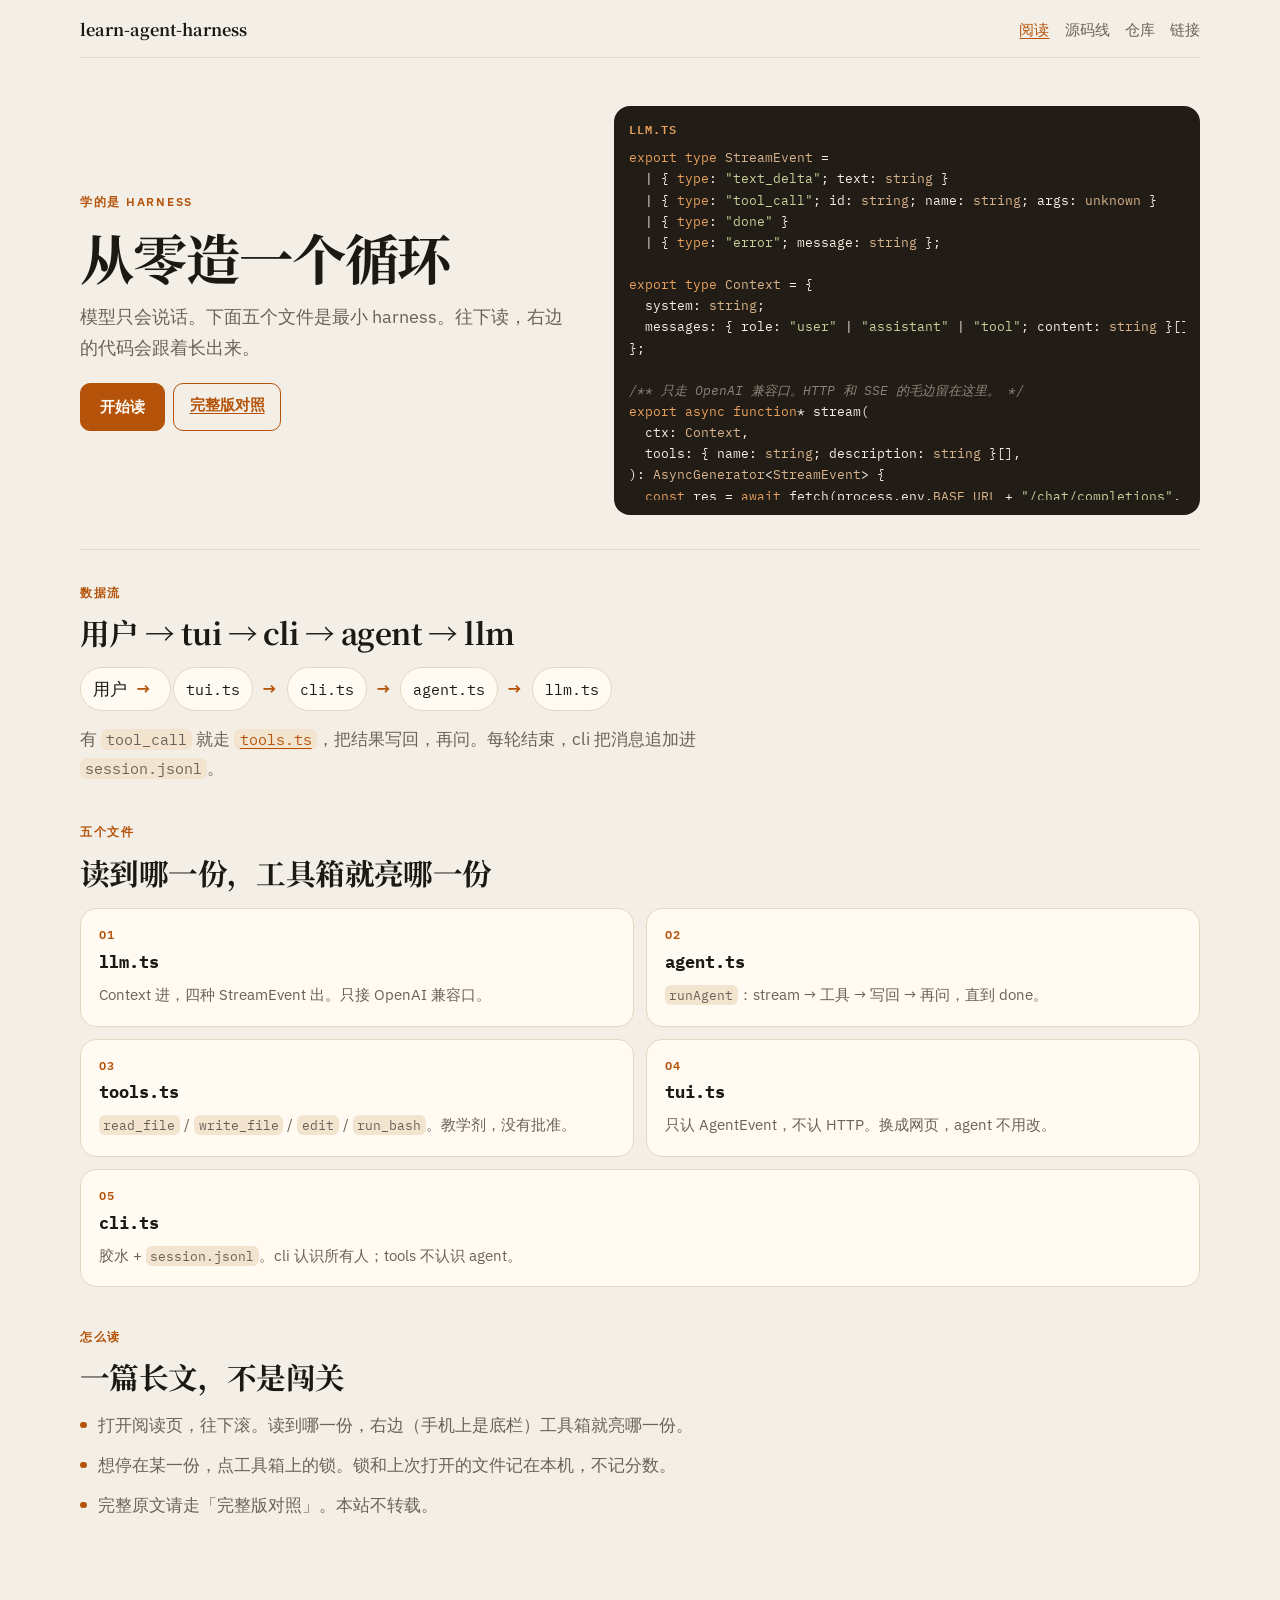
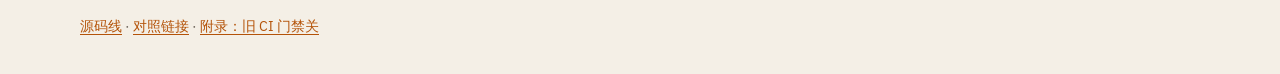
<file: docs/index.html>
<!DOCTYPE html>
<html lang="zh-CN">
<head>
  <meta charset="utf-8">
  <meta name="viewport" content="width=device-width, initial-scale=1">
  <title>从零造一个循环</title>
  <meta name="description" content="模型只会说话。下面五个文件是最小 harness。往下读，代码会跟着长出来。">
  <meta name="theme-color" content="#f4efe6">
  <link rel="canonical" href="https://tonyc726.github.io/learn-agent-harness/index.html">
  <link rel="preconnect" href="https://fonts.googleapis.com">
  <link rel="preconnect" href="https://fonts.gstatic.com" crossorigin>
  <link href="https://fonts.googleapis.com/css2?family=IBM+Plex+Sans:ital,wght@0,400;0,500;0,600;1,400&family=IBM+Plex+Mono:wght@400;500&family=Noto+Serif+SC:wght@500;600;700&display=swap" rel="stylesheet">
  <link rel="stylesheet" href="style.css">
  <link rel="stylesheet" href="read.css">
</head>
<body class="is-home" data-page="kit-home">
<nav class="site-nav">
  <a class="brand" href="index.html">learn-agent-harness</a>
  <div class="links">
    <a href="index.html" class="active">阅读</a>
    <a href="harness.html">源码线</a>
    <a href="repos.html">仓库</a>
    <a href="resources.html">链接</a>
  </div>
</nav>
<main class="home">
  <section class="home-hero">
    <div class="home-hero-copy">
      <p class="eyebrow">学的是 harness</p>
      <h1>从零造一个循环</h1>
      <p class="lead">模型只会说话。下面五个文件是最小 harness。往下读，右边的代码会跟着长出来。</p>
      <p class="actions">
        <a class="btn btn-start" href="play.html">开始读</a>
        <a class="btn btn-ghost" href="https://pi-from-scratch.vercel.app">完整版对照</a>
      </p>
    </div>
    <figure class="home-preview-wrap">
      <figcaption>llm.ts</figcaption>
      <pre class="home-preview"><code id="home-code" class="lang-ts"></code></pre>
    </figure>
  </section>

  <section class="home-loop">
    <p class="eyebrow">数据流</p>
    <h2>用户 → tui → cli → agent → llm</h2>
    <ol class="loop-path">
      <li>用户</li>
      <li><a href="play.html#tui"><code>tui.ts</code></a></li>
      <li><a href="play.html#cli"><code>cli.ts</code></a></li>
      <li><a href="play.html#agent"><code>agent.ts</code></a></li>
      <li><a href="play.html#llm"><code>llm.ts</code></a></li>
    </ol>
    <p class="loop-note">有 <code>tool_call</code> 就走 <a href="play.html#tools"><code>tools.ts</code></a>，把结果写回，再问。每轮结束，cli 把消息追加进 <code>session.jsonl</code>。</p>
  </section>

  <section class="home-files">
    <p class="eyebrow">五个文件</p>
    <h2>读到哪一份，工具箱就亮哪一份</h2>
    <ul class="home-file-grid">
      <li>
        <a href="play.html#llm">
          <span class="file-idx">01</span>
          <strong>llm.ts</strong>
          <p>Context 进，四种 StreamEvent 出。只接 OpenAI 兼容口。</p>
        </a>
      </li>
      <li>
        <a href="play.html#agent">
          <span class="file-idx">02</span>
          <strong>agent.ts</strong>
          <p><code>runAgent</code>：stream → 工具 → 写回 → 再问，直到 done。</p>
        </a>
      </li>
      <li>
        <a href="play.html#tools">
          <span class="file-idx">03</span>
          <strong>tools.ts</strong>
          <p><code>read_file</code> / <code>write_file</code> / <code>edit</code> / <code>run_bash</code>。教学剂，没有批准。</p>
        </a>
      </li>
      <li>
        <a href="play.html#tui">
          <span class="file-idx">04</span>
          <strong>tui.ts</strong>
          <p>只认 AgentEvent，不认 HTTP。换成网页，agent 不用改。</p>
        </a>
      </li>
      <li>
        <a href="play.html#cli">
          <span class="file-idx">05</span>
          <strong>cli.ts</strong>
          <p>胶水 + <code>session.jsonl</code>。cli 认识所有人；tools 不认识 agent。</p>
        </a>
      </li>
    </ul>
  </section>

  <section class="home-how">
    <p class="eyebrow">怎么读</p>
    <h2>一篇长文，不是闯关</h2>
    <ul class="home-points">
      <li>打开阅读页，往下滚。读到哪一份，右边（手机上是底栏）工具箱就亮哪一份。</li>
      <li>想停在某一份，点工具箱上的锁。锁和上次打开的文件记在本机，不记分数。</li>
      <li>完整原文请走「完整版对照」。本站不转载。</li>
    </ul>
  </section>
</main>
<footer class="colophon home-foot">
  <p><a href="harness.html">源码线</a> · <a href="resources.html">对照链接</a> · <a href="appendix.html">附录：旧 CI 门禁关</a></p>
</footer>
<script src="kit.js"></script>
</body>
</html>
</file>
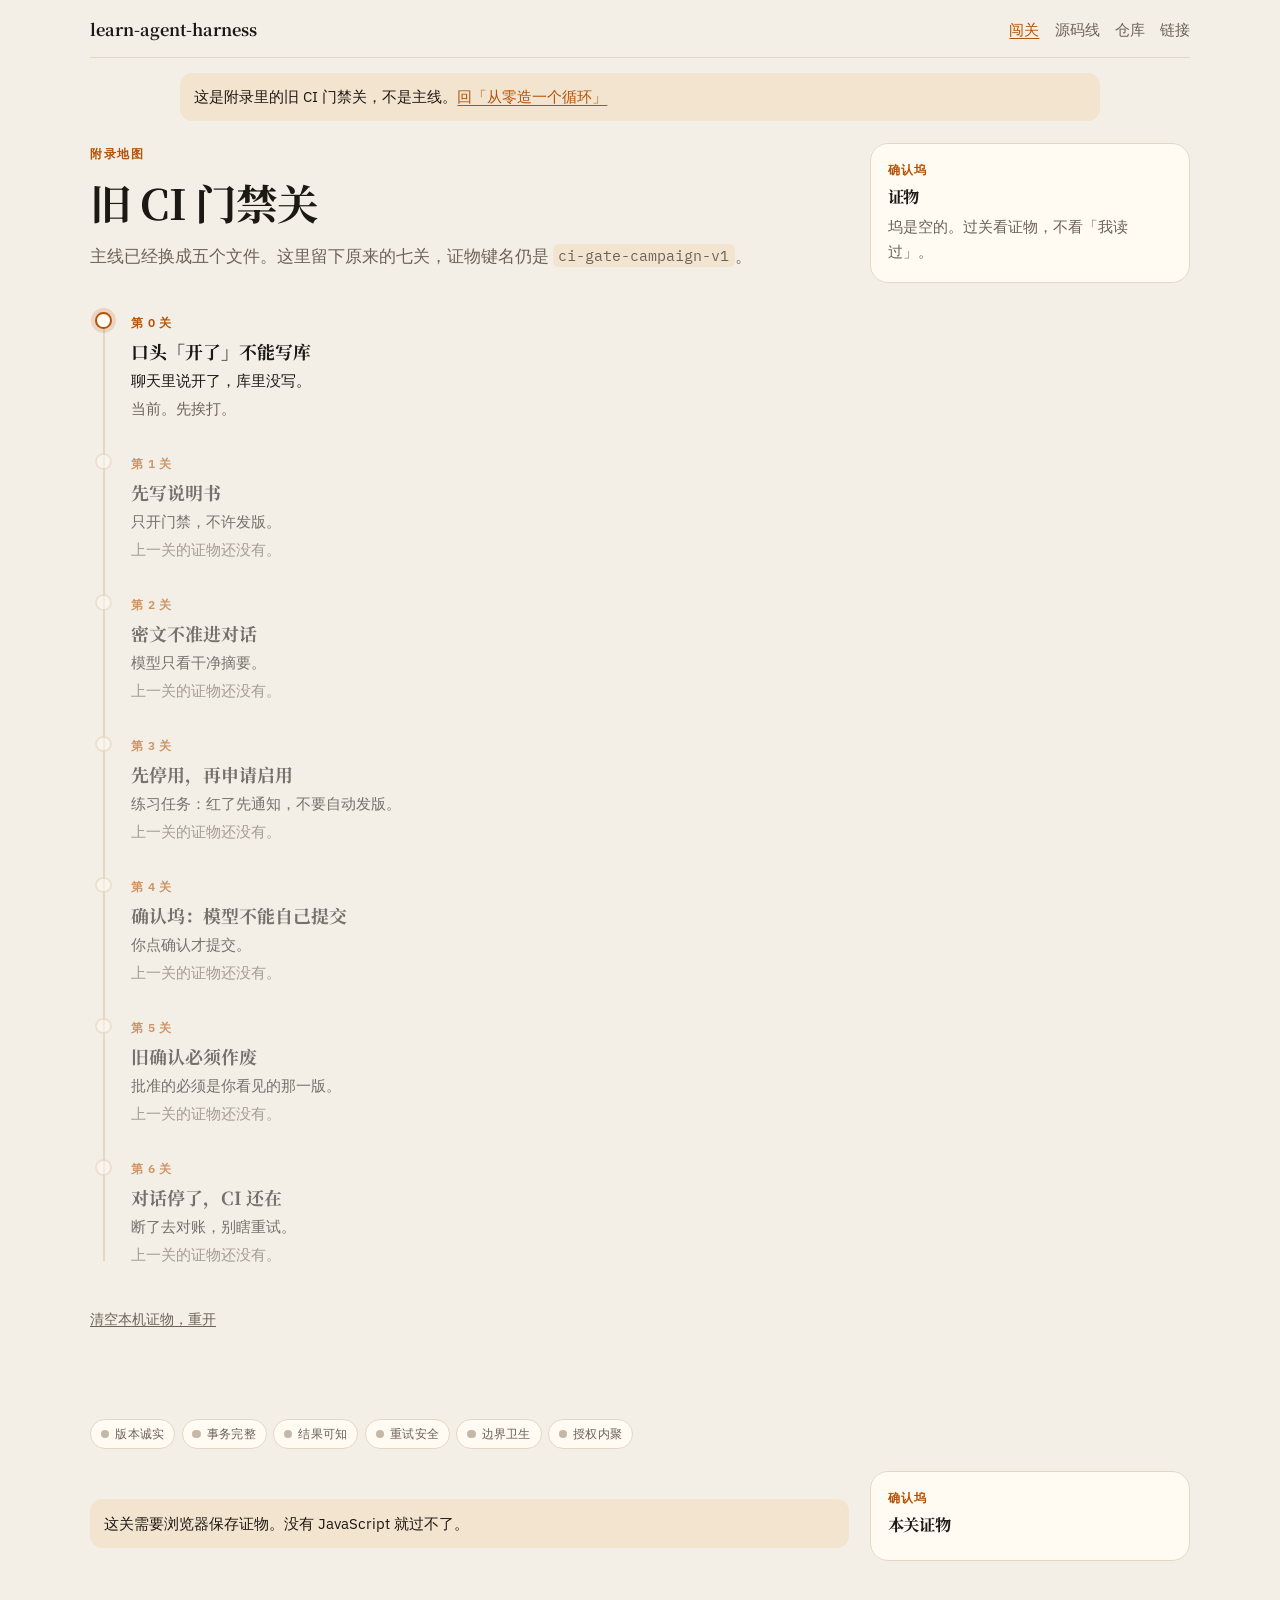
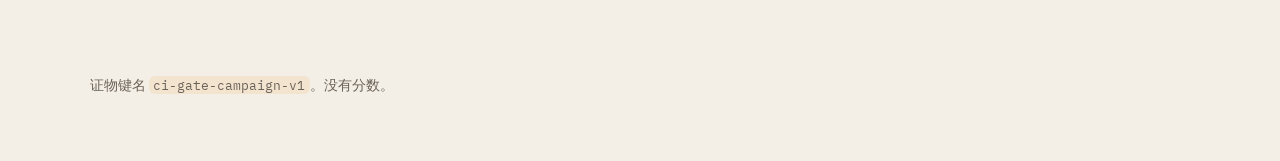
<file: docs/appendix.html>
<!DOCTYPE html>
<html lang="zh-CN">
<head>
  <meta charset="utf-8">
  <meta name="viewport" content="width=device-width, initial-scale=1">
  <title>附录 · 旧 CI 门禁关</title>
  <meta name="description" content="旧附录。主线已改成从零造一个循环。这里仍是 CI 门禁关，证物键名 ci-gate-campaign-v1。">
  <meta name="theme-color" content="#f4efe6">
  <link rel="canonical" href="https://tonyc726.github.io/learn-agent-harness/appendix.html">
  <link rel="preconnect" href="https://fonts.googleapis.com">
  <link rel="preconnect" href="https://fonts.gstatic.com" crossorigin>
  <link href="https://fonts.googleapis.com/css2?family=IBM+Plex+Sans:ital,wght@0,400;0,500;0,600;1,400&family=IBM+Plex+Mono:wght@400;500&family=Noto+Serif+SC:wght@500;600;700&display=swap" rel="stylesheet">
  <link rel="stylesheet" href="style.css">
</head>
<body class="is-game" data-page="appendix">
<nav class="site-nav">
  <a class="brand" href="index.html">learn-agent-harness</a>
  <div class="links">
    <a href="index.html" class="active">闯关</a>
    <a href="harness.html">源码线</a>
    <a href="repos.html">仓库</a>
    <a href="resources.html">链接</a>
  </div>
</nav>
<div class="appendix-banner">这是附录里的旧 CI 门禁关，不是主线。<a href="index.html">回「从零造一个循环」</a></div>
<div id="appendix-map" class="wrap-game" hidden>
  <div class="quest">
    <p class="eyebrow">附录地图</p>
    <h1>旧 CI 门禁关</h1>
    <p class="lead">主线已经换成五个文件。这里留下原来的七关，证物键名仍是 <code>ci-gate-campaign-v1</code>。</p>
    <ol class="trail" id="trail"></ol>
    <p class="quiet-reset"><button type="button" id="reset-campaign">清空本机证物，重开</button></p>
  </div>
  <aside class="dock" aria-label="确认坞">
    <p class="slot-label">确认坞</p>
    <h2>证物</h2>
    <div id="dock-body-map"></div>
  </aside>
</div>
<div class="lamps-bar" id="lamps" aria-label="六性"></div>
<div id="appendix-play" class="wrap-game">
  <div>
    <nav class="rail" id="rail" aria-label="关卡"></nav>
    <p class="note" style="margin-top:0.8rem">这关需要浏览器保存证物。没有 JavaScript 就过不了。</p>

    <article class="level panel" data-level="0" hidden>
      <p class="eyebrow">第 0 关 · 序章</p>
      <h1>口头「开了」不能写库</h1>
      <p class="lead">练习：口头说「开了」，什么也没写进库。</p>

      <section class="beat" data-beat="fail">
        <p class="beat-kicker">先挨打</p>
        <p>你对模型说「把门禁开了」。它说「好了」。规则还是停用。确认坞是空的。</p>
        <div class="transcript">
          <div class="bubble"><span>你</span><p>把门禁开了</p></div>
          <div class="bubble"><span>模型</span><p>好了。已经开了。</p></div>
          <div class="bubble sys"><span>确认坞</span><p>空。无人批准。</p></div>
          <div class="bubble sys"><span>规则</span><p>notify-on-red · 停用</p></div>
        </div>
        <div class="actions"><button type="button" class="btn" data-to="gate">看清了</button></div>
      </section>

      <section class="beat" data-beat="gate" hidden>
        <p class="beat-kicker">先回忆再讲</p>
        <fieldset class="gate">
          <legend>模型回了「好了」。规则启用了吗？</legend>
          <label><input type="radio" name="q0a" value="wrong"> 启用了。聊天确认即授权。</label>
          <label><input type="radio" name="q0a" value="right"> 没有。自然语言确认 ≠ 授权。</label>
          <p class="hint" id="h0a" hidden>看确认坞。空的。</p>
        </fieldset>
        <fieldset class="gate">
          <legend>模型能自己调用 commit 吗？</legend>
          <label><input type="radio" name="q0b" value="wrong"> 能。它说好了就能写。</label>
          <label><input type="radio" name="q0b" value="right"> 不能。commit 不在工具清单里。</label>
          <p class="hint" id="h0b" hidden>工具只有查询和起草。没有提交。</p>
        </fieldset>
        <div class="actions"><button type="button" class="btn btn-ghost" data-fill-gate>选好答案</button><button type="button" class="btn" id="g0-submit">作答</button></div>
      </section>

      <section class="beat" data-beat="do" hidden>
        <p class="beat-kicker">先做再给答案</p>
        <p>勾出刚才看见的两件实事。不要勾「它说好了就算」。</p>
        <label class="field"><input type="checkbox" id="do0-nl"> 自然语言确认 ≠ 授权</label>
        <label class="field"><input type="checkbox" id="do0-commit"> commit 不在工具清单里</label>
        <label class="field"><input type="checkbox" id="do0-trap1"> 模型说「好了」就是启用了</label>
        <label class="field"><input type="checkbox" id="do0-trap2"> 确认坞只是装饰</label>
        <p class="err" id="e0"></p>
        <div class="actions"><button type="button" class="btn btn-ghost" data-fill-do="0">填入范例</button><button type="button" class="btn" id="do0-submit">写入证物</button></div>
      </section>

      <section class="beat" data-beat="example" hidden>
        <p class="beat-kicker">过关看证物</p>
        <p>聊天里的「好了」不是门闩。启用必须经过确认坞。模型看不见 commit。</p>
        <div class="actions" data-next hidden>
          <a class="btn" href="appendix.html?lv=1">下一关 · 先写说明书</a>
          <a class="btn btn-ghost" href="appendix.html">回附录地图</a>
        </div>
      </section>
    </article>

    <article class="level panel" data-level="1" hidden>
      <p class="eyebrow">第 1 关</p>
      <h1>先写说明书</h1>
      <p class="lead">练习任务：说明书写清只开门禁，不许发版。</p>

      <section class="beat" data-beat="fail">
        <p class="beat-kicker">先挨打</p>
        <p>你写「帮我处理一下 CI」。模型启用了通知，也点了发版。合同没写「只通知，不发版」。</p>
        <div class="transcript">
          <div class="bubble"><span>你</span><p>帮我处理一下 CI</p></div>
          <div class="bubble"><span>模型</span><p>通知开了。发版也帮你点了。</p></div>
          <div class="bubble sys"><span>流水线</span><p>deploy · 已触发</p></div>
        </div>
        <div class="actions"><button type="button" class="btn" data-to="gate">看清了</button></div>
      </section>

      <section class="beat" data-beat="gate" hidden>
        <p class="beat-kicker">先回忆再讲</p>
        <fieldset class="gate">
          <legend>这份合同要让 Agent 做什么？</legend>
          <label><input type="radio" name="q1a" value="wrong"> 修好 CI，并自动发版。</label>
          <label><input type="radio" name="q1a" value="right"> 只启用「红了先通知，不要自动发版」。</label>
          <p class="hint" id="h1a" hidden>一门差事。发版不在门里。</p>
        </fieldset>
        <fieldset class="gate">
          <legend>合同必须钉死的是哪五句？</legend>
          <label><input type="radio" name="q1b" value="right"> 你是谁、成功长什么样、工具只能用这些、工作区、停手条件。</label>
          <label><input type="radio" name="q1b" value="wrong"> 模型品牌、温度、最大长度、语气、表情。</label>
          <p class="hint" id="h1b" hidden>合同管边界，不管采样参数。</p>
        </fieldset>
        <div class="actions"><button type="button" class="btn btn-ghost" data-fill-gate>选好答案</button><button type="button" class="btn" id="g1-submit">作答</button></div>
      </section>

      <section class="beat" data-beat="do" hidden>
        <p class="beat-kicker">先做再给答案</p>
        <p>先写五句，或点「填入范例」。必须写明：只启用通知规则，不要自动发版。</p>
        <div class="field">
          <label for="c-who">你是谁</label>
          <textarea id="c-who" placeholder="角色。只服务哪一条。"></textarea>
        </div>
        <div class="field">
          <label for="c-ok">成功长什么样</label>
          <textarea id="c-ok" placeholder="可验收的结果。不是一段随口解释。"></textarea>
        </div>
        <div class="field">
          <label for="c-tools">工具只能用这些</label>
          <textarea id="c-tools" placeholder="列出工具。缺的不要编。发版不在清单里。"></textarea>
        </div>
        <div class="field">
          <label for="c-ws">工作区</label>
          <textarea id="c-ws" placeholder="只读写哪里。草稿和回执分开。"></textarea>
        </div>
        <div class="field">
          <label for="c-stop">停手条件</label>
          <textarea id="c-stop" placeholder="不确定、要发版、或缺权限时怎么停。"></textarea>
        </div>
        <p class="err" id="e1"></p>
        <div class="actions"><button type="button" class="btn btn-ghost" data-fill-do="1">填入范例</button><button type="button" class="btn" id="do1-submit">写入证物</button></div>
      </section>

      <section class="beat" data-beat="example" hidden>
        <p class="beat-kicker">过关看证物</p>
        <p>一份够用的合同可以长这样。你的五句已经进坞。不必抄。</p>
        <pre><code>你是仓库里的开发助手，只服务这一条：启用「CI 红了先通知，不要自动发版」。
成功：规则先以停用草稿落盘；启用必须经过确认坞；CI 红了只发群通知。
工具：list_pipelines、draft_rule、read_receipt。没有 deploy，没有 commit。
工作区：只读写约定目录。草稿与回执分开。
停手：缺权限、有人要发版、或偏离通知规则时，写明原因并等待。</code></pre>
        <div class="actions" data-next hidden>
          <a class="btn" href="appendix.html?lv=2">下一关 · 密文不准进对话</a>
          <a class="btn btn-ghost" href="appendix.html">回附录地图</a>
        </div>
      </section>
    </article>

    <article class="level panel" data-level="2" hidden>
      <p class="eyebrow">第 2 关</p>
      <h1>密文不准进对话</h1>
      <p class="lead">练习：密钥、token 不准进对话。模型只看干净摘要。</p>

      <section class="beat" data-beat="fail">
        <p class="beat-kicker">先挨打</p>
        <p>你让它列出流水线。聊天里出现了部署令牌。</p>
        <div class="transcript">
          <div class="bubble"><span>你</span><p>把流水线列一下</p></div>
          <div class="bubble"><span>模型</span><p>id=pipe-4 status=red deploy_token=dpl-****8f</p></div>
          <div class="bubble sys"><span>群</span><p>令牌已经进对话了。</p></div>
        </div>
        <div class="actions"><button type="button" class="btn" data-to="gate">看清了</button></div>
      </section>

      <section class="beat" data-beat="gate" hidden>
        <p class="beat-kicker">先回忆再讲</p>
        <fieldset class="gate">
          <legend>令牌进了聊天。问题出在哪？</legend>
          <label><input type="radio" name="q2a" value="wrong"> 模型太老实，不该复述。</label>
          <label><input type="radio" name="q2a" value="right"> 投影把密钥带进了对话。</label>
          <p class="hint" id="h2a" hidden>模型只能看见投影给它的字段。</p>
        </fieldset>
        <fieldset class="gate">
          <legend>安全投影该留下什么？</legend>
          <label><input type="radio" name="q2b" value="right"> id / revision / status / summary</label>
          <label><input type="radio" name="q2b" value="wrong"> token / 私钥 / 完整配置</label>
          <p class="hint" id="h2b" hidden>能辨认、能对版本、能看状态就够。</p>
        </fieldset>
        <div class="actions"><button type="button" class="btn btn-ghost" data-fill-gate>选好答案</button><button type="button" class="btn" id="g2-submit">作答</button></div>
      </section>

      <section class="beat" data-beat="do" hidden>
        <p class="beat-kicker">先做再给答案</p>
        <p>给每个字段选：可投影，或禁止。</p>
        <table class="proj">
          <thead><tr><th>字段</th><th>可投影</th><th>禁止</th></tr></thead>
          <tbody>
            <tr>
              <td>pipeline id</td>
              <td><input type="radio" name="f_id" value="yes"></td>
              <td><input type="radio" name="f_id" value="no"></td>
            </tr>
            <tr>
              <td>revision</td>
              <td><input type="radio" name="f_rev" value="yes"></td>
              <td><input type="radio" name="f_rev" value="no"></td>
            </tr>
            <tr>
              <td>status</td>
              <td><input type="radio" name="f_status" value="yes"></td>
              <td><input type="radio" name="f_status" value="no"></td>
            </tr>
            <tr>
              <td>summary</td>
              <td><input type="radio" name="f_sum" value="yes"></td>
              <td><input type="radio" name="f_sum" value="no"></td>
            </tr>
            <tr>
              <td>deploy token</td>
              <td><input type="radio" name="f_token" value="yes"></td>
              <td><input type="radio" name="f_token" value="no"></td>
            </tr>
            <tr>
              <td>private key</td>
              <td><input type="radio" name="f_key" value="yes"></td>
              <td><input type="radio" name="f_key" value="no"></td>
            </tr>
            <tr>
              <td>webhook secret</td>
              <td><input type="radio" name="f_hook" value="yes"></td>
              <td><input type="radio" name="f_hook" value="no"></td>
            </tr>
          </tbody>
        </table>
        <p class="err" id="e2"></p>
        <div class="actions"><button type="button" class="btn btn-ghost" data-fill-do="2">填入范例</button><button type="button" class="btn" id="do2-submit">写入证物</button></div>
      </section>

      <section class="beat" data-beat="example" hidden>
        <p class="beat-kicker">过关看证物</p>
        <p>一份安全投影只剩可辨认的字段。</p>
        <pre><code>{
  "id": "pipe-4",
  "revision": "r1",
  "status": "red",
  "summary": "test failed"
}</code></pre>
        <div class="actions" data-next hidden>
          <a class="btn" href="appendix.html?lv=3">下一关 · 先停用，再申请启用</a>
          <a class="btn btn-ghost" href="appendix.html">回附录地图</a>
        </div>
      </section>
    </article>

    <article class="level panel" data-level="3" hidden>
      <p class="eyebrow">第 3 关</p>
      <h1>先停用，再申请启用</h1>
      <p class="lead">练习任务：先停用「红了先通知」，再申请启用。</p>

      <section class="beat" data-beat="fail">
        <p class="beat-kicker">先挨打</p>
        <p>模型想一笔写成「已启用」。进程在中途崩了。没有回执。没人说得清通知开没开。</p>
        <div class="transcript">
          <div class="bubble"><span>模型</span><p>我直接写成启用，省一步。</p></div>
          <div class="bubble sys"><span>进程</span><p>崩溃。领域写了一半。回执缺失。</p></div>
          <div class="bubble sys"><span>规则</span><p>未知。可能开，可能没开。</p></div>
        </div>
        <div class="actions"><button type="button" class="btn" data-to="gate">看清了</button></div>
      </section>

      <section class="beat" data-beat="gate" hidden>
        <p class="beat-kicker">先回忆再讲</p>
        <fieldset class="gate">
          <legend>为什么先写成停用草稿？</legend>
          <label><input type="radio" name="q3a" value="right"> 先落盘、可对账。启用另走批准。</label>
          <label><input type="radio" name="q3a" value="wrong"> 草稿比较好看。</label>
          <p class="hint" id="h3a" hidden>先有 rule id 和 revision，启用才有东西可批。</p>
        </fieldset>
        <fieldset class="gate">
          <legend>一回合能写几次？</legend>
          <label><input type="radio" name="q3b" value="wrong"> 能写多少写多少。</label>
          <label><input type="radio" name="q3b" value="right"> 一回合一次写。</label>
          <p class="hint" id="h3b" hidden>一次写，一张回执。叠写就对不上。</p>
        </fieldset>
        <div class="actions"><button type="button" class="btn btn-ghost" data-fill-gate>选好答案</button><button type="button" class="btn" id="g3-submit">作答</button></div>
      </section>

      <section class="beat" data-beat="do" hidden>
        <p class="beat-kicker">先做再给答案</p>
        <p>把规则写成停用。本回合只许写一次。</p>
        <div class="field">
          <label>规则</label>
          <input type="text" value="CI 红了先通知，不要自动发版" readonly>
        </div>
        <div class="field">
          <label for="d3-enabled">落盘状态</label>
          <select id="d3-enabled">
            <option value="true">启用</option>
            <option value="false" selected>停用</option>
          </select>
        </div>
        <div class="field">
          <label for="d3-target">通知对象</label>
          <input type="text" id="d3-target" value="团队群">
        </div>
        <p class="err" id="e3"></p>
        <div class="actions"><button type="button" class="btn btn-ghost" data-fill-do="3">填入范例</button><button type="button" class="btn" id="do3-submit">本回合写入</button></div>
      </section>

      <section class="beat" data-beat="example" hidden>
        <p class="beat-kicker">过关看证物</p>
        <p>回执先承认「写过、仍停用」。启用是下一关的事。</p>
        <pre><code>rule_id: rule-ci-notify
revision: r1
enabled: false
writes_this_turn: 1</code></pre>
        <div class="actions" data-next hidden>
          <a class="btn" href="appendix.html?lv=4">下一关 · 确认坞：模型不能自己提交</a>
          <a class="btn btn-ghost" href="appendix.html">回附录地图</a>
        </div>
      </section>
    </article>

    <article class="level panel" data-level="4" hidden>
      <p class="eyebrow">第 4 关</p>
      <h1>确认坞：模型不能自己提交</h1>
      <p class="lead">练习：启用必须你确认，模型不能自己提交。</p>

      <section class="beat" data-beat="fail">
        <p class="beat-kicker">先挨打</p>
        <p>草稿在了。你又在聊天里说「开了」。模型回「好了」。坞还在等。规则仍停用。</p>
        <div class="transcript">
          <div class="bubble"><span>你</span><p>开了</p></div>
          <div class="bubble"><span>模型</span><p>好了。</p></div>
          <div class="bubble sys"><span>确认坞</span><p>待批准。无人键入。</p></div>
          <div class="bubble sys"><span>规则</span><p>r1 · 停用</p></div>
        </div>
        <div class="actions"><button type="button" class="btn" data-to="gate">看清了</button></div>
      </section>

      <section class="beat" data-beat="gate" hidden>
        <p class="beat-kicker">先回忆再讲</p>
        <fieldset class="gate">
          <legend>谁能触发 commit？</legend>
          <label><input type="radio" name="q4a" value="wrong"> 模型。只要它说「开了」。</label>
          <label><input type="radio" name="q4a" value="right"> 人。在确认坞里键入批准。</label>
          <p class="hint" id="h4a" hidden>commit 不在模型的工具清单里。</p>
        </fieldset>
        <fieldset class="gate">
          <legend>确认坞必须先展示什么？</legend>
          <label><input type="radio" name="q4b" value="right"> 将要启用的规则原文。</label>
          <label><input type="radio" name="q4b" value="wrong"> 一段鼓励的话。</label>
          <p class="hint" id="h4b" hidden>先看见要开的是什么，再键入。</p>
        </fieldset>
        <div class="actions"><button type="button" class="btn btn-ghost" data-fill-gate>选好答案</button><button type="button" class="btn" id="g4-submit">作答</button></div>
      </section>

      <section class="beat" data-beat="do" hidden>
        <p class="beat-kicker">先做再给答案</p>
        <p>聊天里说「开了」不会启用。要在坞里键入「批准」。</p>
        <div class="transcript" id="chat4-log">
          <div class="bubble sys"><span>工具清单</span><p>list_pipelines · draft_rule · read_receipt。没有 commit。</p></div>
        </div>
        <div class="field">
          <label for="chat4-input">聊天</label>
          <input type="text" id="chat4-input" value="开了">
        </div>
        <div class="actions"><button type="button" class="btn btn-ghost" id="chat4-send">发送</button></div>
        <div class="note">
          将启用：CI 红了先通知，不要自动发版<br>
          revision r1 · 停用 → 启用 · 通知对象 团队群
        </div>
        <div class="field">
          <label for="dock4-approve">确认坞。键入「批准」</label>
          <input type="text" id="dock4-approve" autocomplete="off">
        </div>
        <p class="err" id="e4"></p>
        <div class="actions"><button type="button" class="btn btn-ghost" data-fill-do="4">填入范例</button><button type="button" class="btn" id="do4-submit">提交批准</button></div>
      </section>

      <section class="beat" data-beat="example" hidden>
        <p class="beat-kicker">过关看证物</p>
        <p>批准是人键入的。模型不能代按。</p>
        <pre><code>typed: 批准
revision: r1
commit_by: human
model_commit: false</code></pre>
        <div class="actions" data-next hidden>
          <a class="btn" href="appendix.html?lv=5">下一关 · 旧确认必须作废</a>
          <a class="btn btn-ghost" href="appendix.html">回附录地图</a>
        </div>
      </section>
    </article>

    <article class="level panel" data-level="5" hidden>
      <p class="eyebrow">第 5 关</p>
      <h1>旧确认必须作废</h1>
      <p class="lead">练习：有人改过规则，旧确认作废。批准的必须是你看见的那一版。</p>

      <section class="beat" data-beat="fail">
        <p class="beat-kicker">先挨打</p>
        <p>你离开的时候，同事把通知对象改成全员，分支改成 main。坞里还躺着你那张旧批准。</p>
        <div class="transcript">
          <div class="bubble sys"><span>草稿 r2</span><p>notify=全员 · branch=main</p></div>
          <div class="bubble sys"><span>旧卡 r1</span><p>notify=团队群 · branch=release · token 仍在</p></div>
        </div>
        <div class="actions"><button type="button" class="btn" data-to="gate">看清了</button></div>
      </section>

      <section class="beat" data-beat="gate" hidden>
        <p class="beat-kicker">先回忆再讲</p>
        <fieldset class="gate">
          <legend>同事改了通知对象或分支。旧批准还能用吗？</legend>
          <label><input type="radio" name="q5a" value="wrong"> 能。批准过就永远有效。</label>
          <label><input type="radio" name="q5a" value="right"> 不能。token 必须对上当前 revision。</label>
          <p class="hint" id="h5a" hidden>批的是 r1。现在是 r2。</p>
        </fieldset>
        <fieldset class="gate">
          <legend>发现不匹配时该做什么？</legend>
          <label><input type="radio" name="q5b" value="wrong"> 硬启用同事的配置。</label>
          <label><input type="radio" name="q5b" value="right"> 作废旧卡，留下不匹配回执。</label>
          <p class="hint" id="h5b" hidden>启用同事改过的配置，算失败。</p>
        </fieldset>
        <div class="actions"><button type="button" class="btn btn-ghost" data-fill-gate>选好答案</button><button type="button" class="btn" id="g5-submit">作答</button></div>
      </section>

      <section class="beat" data-beat="do" hidden>
        <p class="beat-kicker">先做再给答案</p>
        <div class="compare">
          <div class="col">
            <h3>你批准过的</h3>
            <p>revision r1<br>notify 团队群<br>branch release<br>token tok-r1</p>
          </div>
          <div class="col">
            <h3>现在的草稿</h3>
            <p>revision r2<br>notify 全员<br>branch main<br>token 应对 tok-r2</p>
          </div>
        </div>
        <p class="err" id="e5"></p>
        <div class="actions">
          <button type="button" class="btn btn-ghost" id="do5-old">仍用旧批准</button>
          <button type="button" class="btn" id="do5-void">作废旧卡</button>
        </div>
      </section>

      <section class="beat" data-beat="example" hidden>
        <p class="beat-kicker">过关看证物</p>
        <p>旧卡对不上当前 revision。版本诚实先亮。</p>
        <pre><code>approved_revision: r1
current_revision: r2
token: revoked
enable_colleague_config: refused</code></pre>
        <div class="actions" data-next hidden>
          <a class="btn" href="appendix.html?lv=6">下一关 · 对话停了，CI 还在</a>
          <a class="btn btn-ghost" href="appendix.html">回附录地图</a>
        </div>
      </section>
    </article>

    <article class="level panel" data-level="6" hidden>
      <p class="eyebrow">第 6 关</p>
      <h1>对话停了，CI 还在</h1>
      <p class="lead">练习：对话停了，CI 还在；断了去对账，别瞎重试。</p>

      <section class="beat" data-beat="fail">
        <p class="beat-kicker">先挨打</p>
        <p>你点了「停止生成」。聊天停了。CI 还在跑。同时，领域写成功、回执没落，状态变成 unknown。有人当失败，又写了一条。</p>
        <div class="transcript">
          <div class="bubble"><span>你</span><p>停止生成</p></div>
          <div class="bubble sys"><span>聊天</span><p>回合停了。</p></div>
          <div class="bubble sys"><span>CI</span><p>仍在跑。</p></div>
          <div class="bubble sys"><span>回执</span><p>intent int-7 · unknown</p></div>
        </div>
        <div class="actions"><button type="button" class="btn" data-to="gate">看清了</button></div>
      </section>

      <section class="beat" data-beat="gate" hidden>
        <p class="beat-kicker">先回忆再讲</p>
        <fieldset class="gate">
          <legend>点了「停止生成」，正在跑的 CI 会怎样？</legend>
          <label><input type="radio" name="q6a" value="wrong"> 一起取消。</label>
          <label><input type="radio" name="q6a" value="right"> 聊天停了，CI 还在跑。</label>
          <p class="hint" id="h6a" hidden>停止生成只停这一轮对话。</p>
        </fieldset>
        <fieldset class="gate">
          <legend>写库成功、回执没落，该怎么办？</legend>
          <label><input type="radio" name="q6b" value="wrong"> 当失败，再写一次。</label>
          <label><input type="radio" name="q6b" value="right"> 标 unknown。按 intent id 对账。不要 2PC。</label>
          <p class="hint" id="h6b" hidden>同一条 intent 收敛。不要新开一条，也不要两阶段提交。</p>
        </fieldset>
        <div class="actions"><button type="button" class="btn btn-ghost" data-fill-gate>选好答案</button><button type="button" class="btn" id="g6-submit">作答</button></div>
      </section>

      <section class="beat" data-beat="do" hidden>
        <p class="beat-kicker">先做再给答案</p>
        <div class="field">
          <label for="stop-means">「停止生成」是</label>
          <select id="stop-means">
            <option value="">选择</option>
            <option value="chat">只停聊天回合</option>
            <option value="ci">同时取消 CI</option>
          </select>
        </div>
        <div class="field">
          <label for="cancel-means">「取消 CI」是</label>
          <select id="cancel-means">
            <option value="">选择</option>
            <option value="chat">和停止生成同一件事</option>
            <option value="ci">另一条命令，才停流水线</option>
          </select>
        </div>
        <div class="note">unknown · intent int-7 · 领域：规则已写 · 回执：缺失</div>
        <div class="field">
          <label for="unknown-action">这条 unknown</label>
          <select id="unknown-action">
            <option value="">选择</option>
            <option value="rewrite">再写一条新规则</option>
            <option value="twopc">上 2PC</option>
            <option value="reconcile">按 intent id 对账，收敛</option>
          </select>
        </div>
        <p class="err" id="e6"></p>
        <div class="actions"><button type="button" class="btn btn-ghost" data-fill-do="6">填入范例</button><button type="button" class="btn" id="do6-submit">写入证物</button></div>
      </section>

      <section class="beat" data-beat="example" hidden>
        <p class="beat-kicker">过关看证物</p>
        <p>停止生成不是取消 CI。unknown 按同一条 intent 收敛。结果可知、重试安全一起亮。</p>
        <pre><code>stop_generate: chat_turn_only
cancel_ci: separate_command
intent_id: int-7
unknown: converged
twopc: false</code></pre>
        <div class="actions" data-next hidden>
          <a class="btn" href="appendix.html?lv=end">收束</a>
          <a class="btn btn-ghost" href="appendix.html">回附录地图</a>
        </div>
      </section>
    </article>

    <article class="level panel" data-level="end" hidden>
      <p class="eyebrow">收束</p>
      <h1>门在坞里</h1>
      <p class="ending-line">口头「开了」不能写库。说明书、密文隔离、先停用再申请、确认坞、旧确认作废、对话停了 CI 还在——你要学的是给模型套缰绳。</p>
      <a class="card plus-locked" href="harness.html">
        <span class="when">新游戏+</span>
        <strong>源码线</strong>
        <p>读 Pi / Codex / DeepSeek Harness。不加关，不记分。还锁着一种读文件的味道。</p>
      </a>
      <p class="note">附录里还有一页旧的三晚速成，不是主线。</p>
      <div class="actions">
        <a class="btn btn-ghost" href="appendix.html">回附录地图</a>
        <a class="btn btn-ghost" href="deep-agent.html">附录</a>
      </div>
    </article>
  </div>

  <aside class="dock" aria-label="确认坞">
    <p class="slot-label">确认坞</p>
    <h2>本关证物</h2>
    <div id="dock-body"></div>
  </aside>
</div>
<footer class="colophon wrap-game single">
  <p>证物键名 <code>ci-gate-campaign-v1</code>。没有分数。</p>
</footer>
<script src="campaign.js"></script>
</body>
</html>
</file>
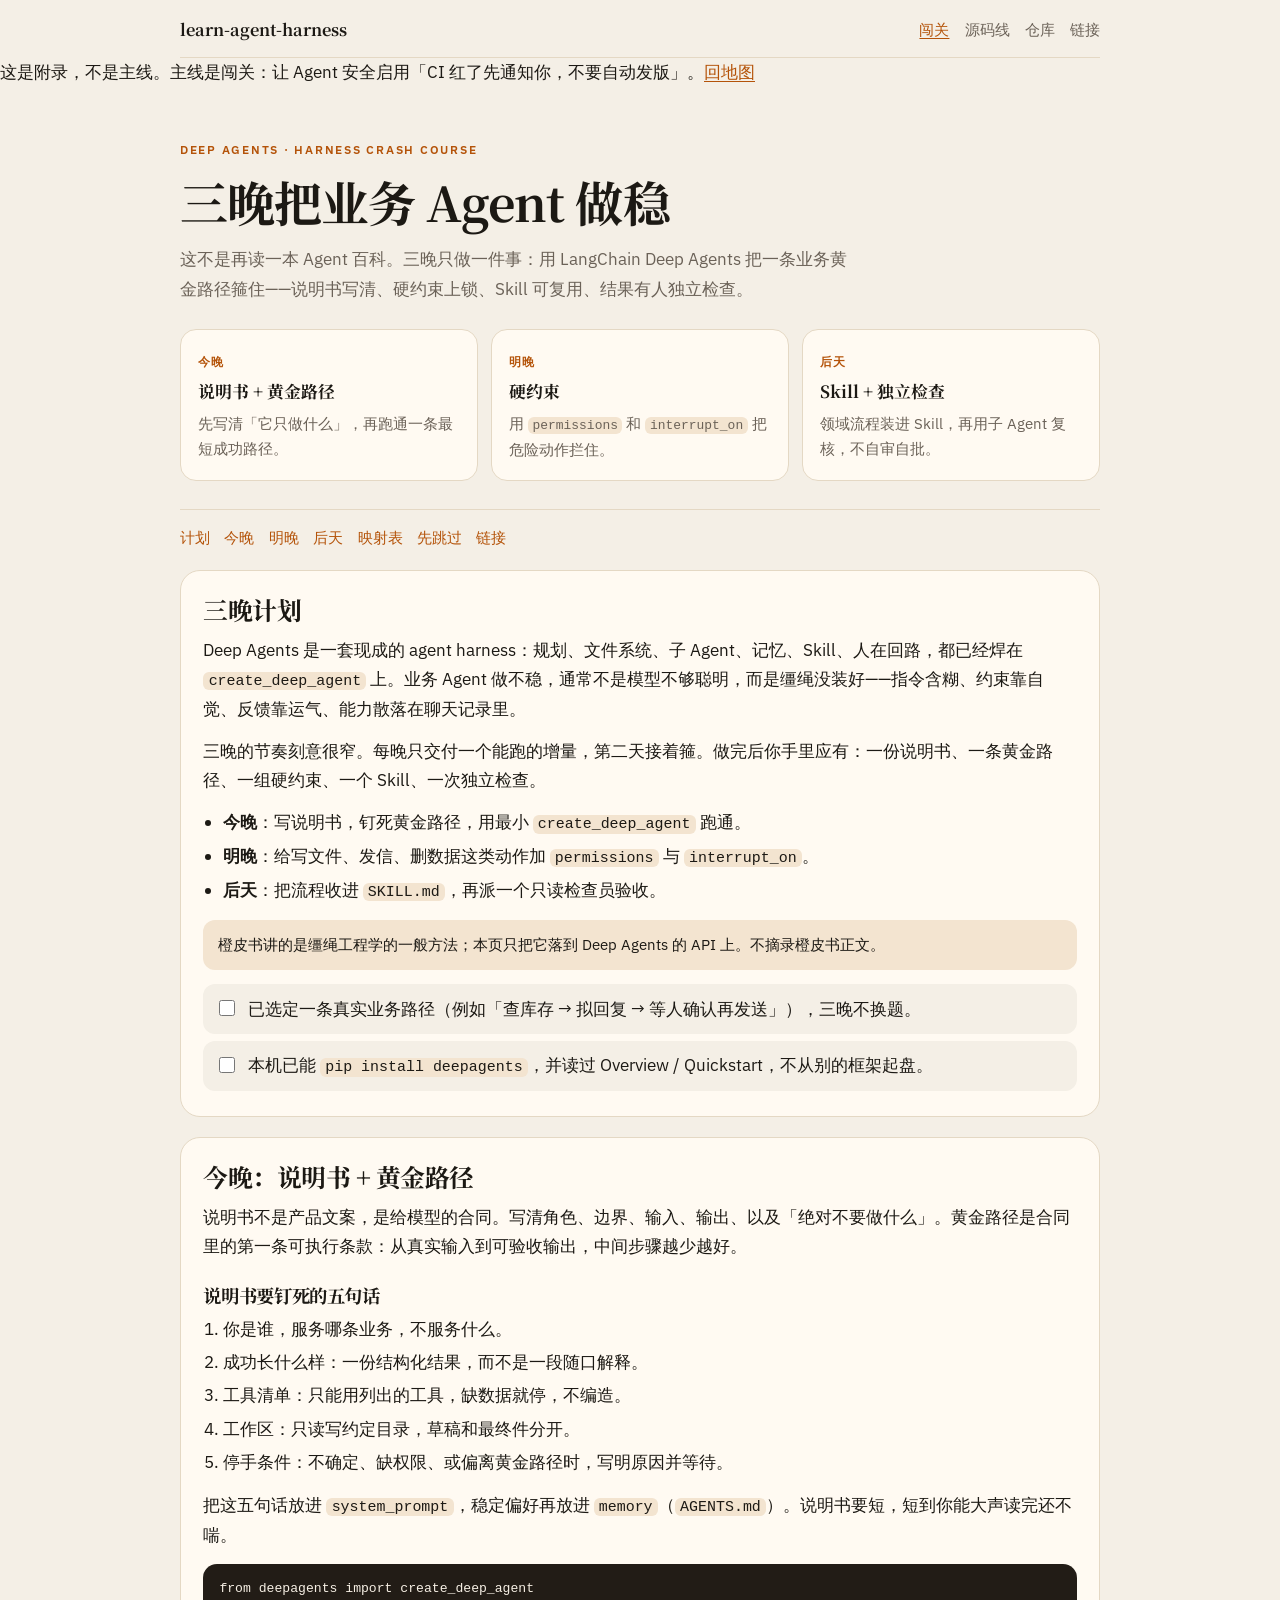
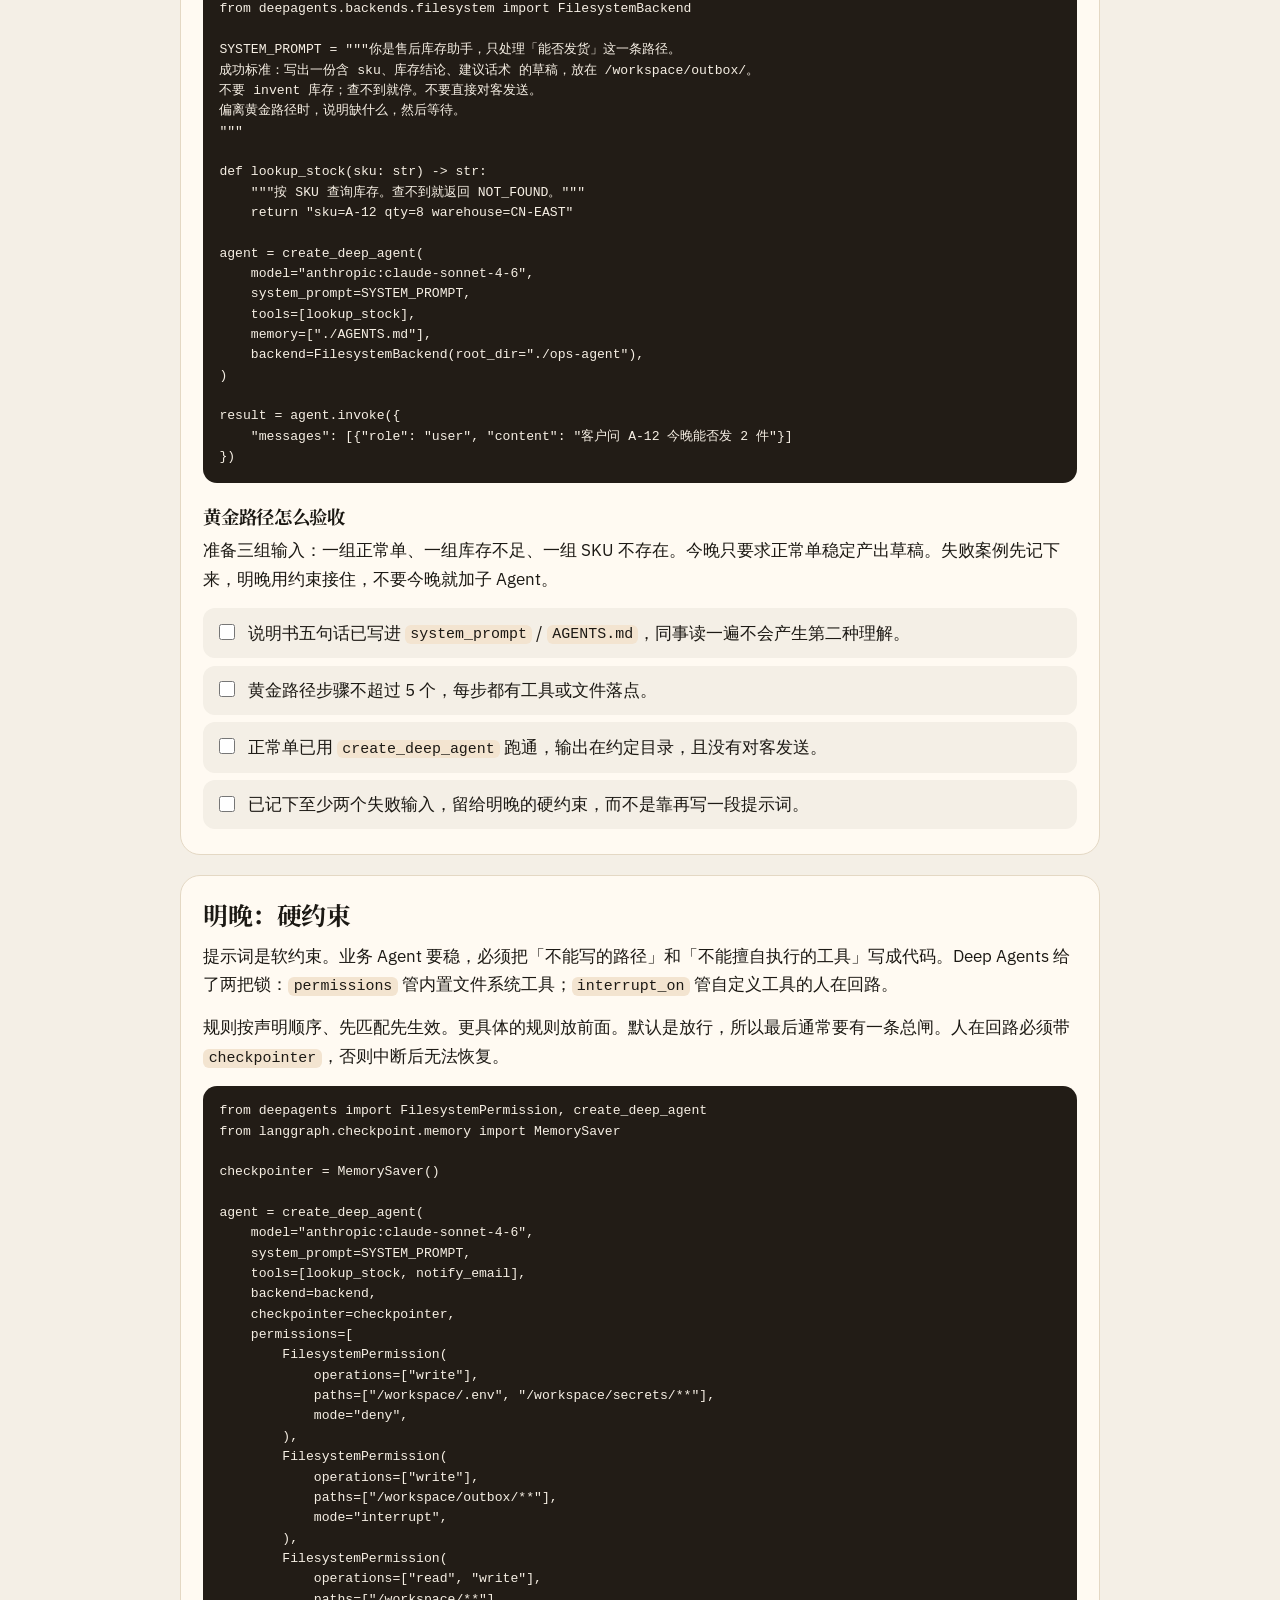
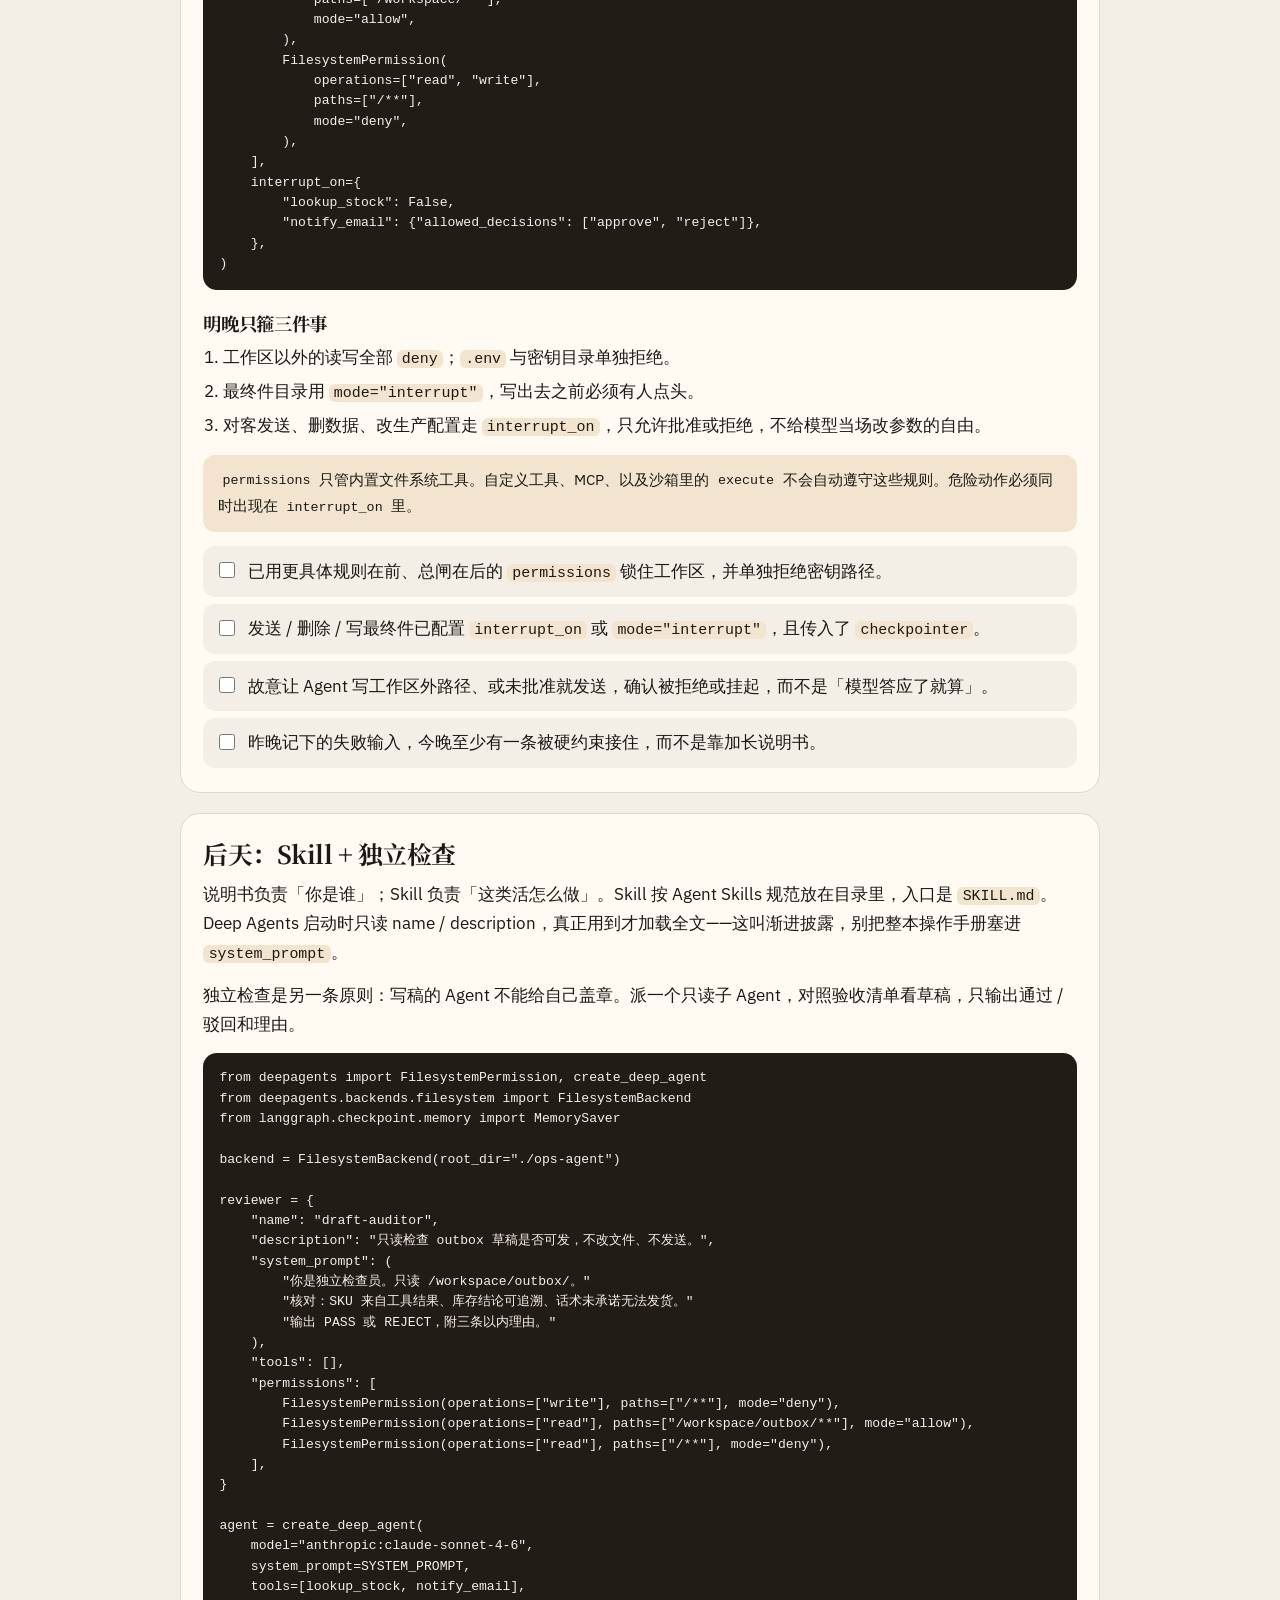
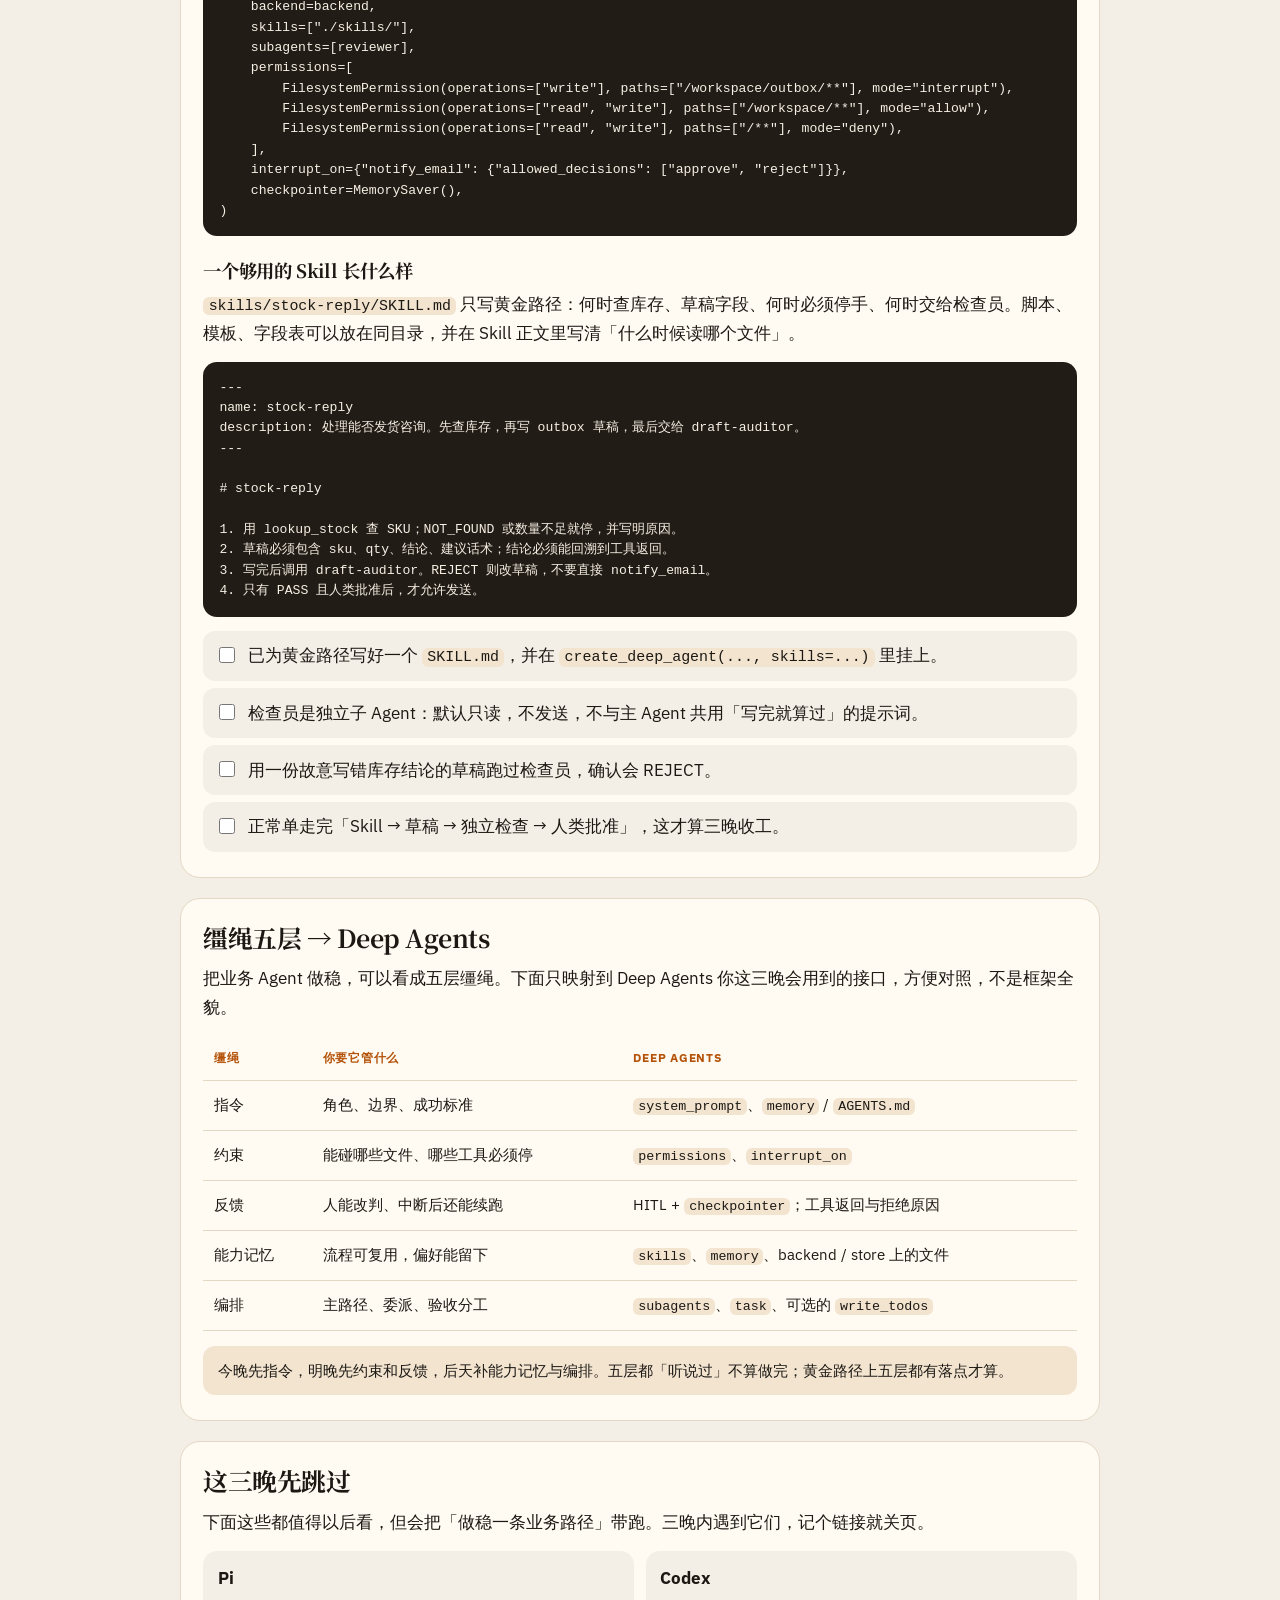
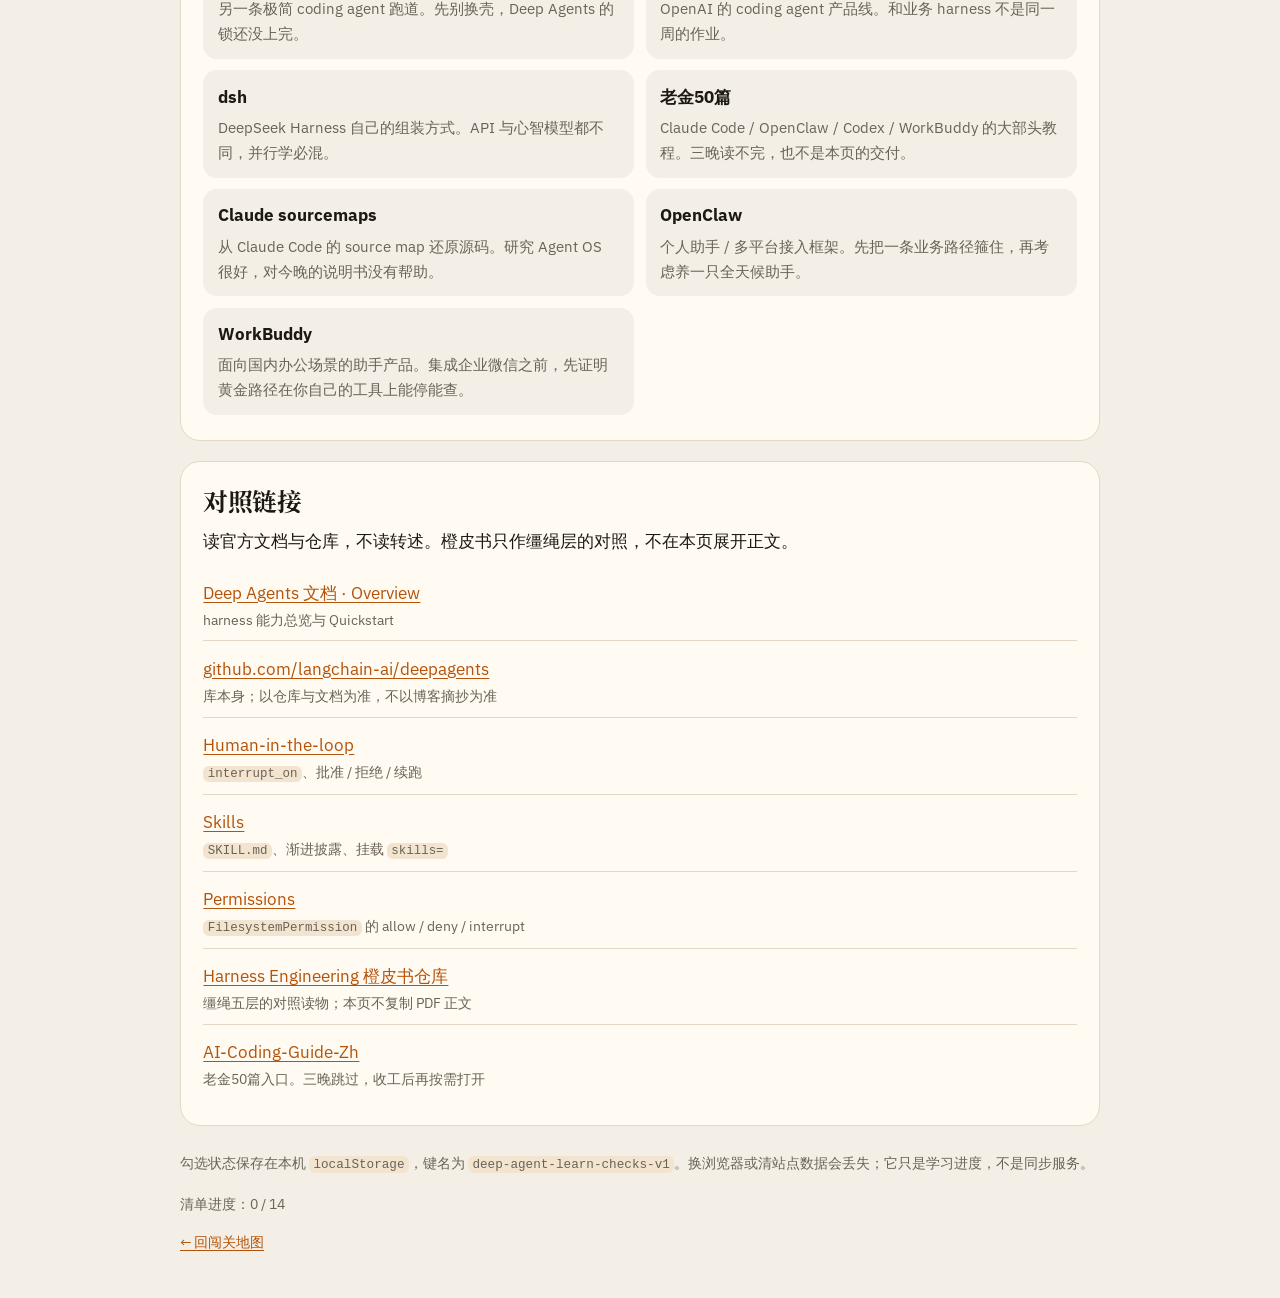
<file: docs/deep-agent.html>
<!DOCTYPE html>
<html lang="zh-CN">
<head>
  <meta charset="utf-8">
  <meta name="viewport" content="width=device-width, initial-scale=1">
  <title>三晚把业务 Agent 做稳 · Deep Agents 速成</title>
  <meta name="description" content="三晚把业务 Agent 做稳：Deep Agents harness 速成。今晚说明书与黄金路径，明晚硬约束，后天 Skill 与独立检查。">
  <meta name="theme-color" content="#f4efe6">
  <link rel="canonical" href="https://tonyc726.github.io/learn-agent-harness/deep-agent.html">
  <link rel="preconnect" href="https://fonts.googleapis.com">
  <link rel="preconnect" href="https://fonts.gstatic.com" crossorigin>
  <link href="https://fonts.googleapis.com/css2?family=IBM+Plex+Sans:ital,wght@0,400;0,500;0,600;1,400&family=Noto+Serif+SC:wght@500;600;700&display=swap" rel="stylesheet">
  <style>
    :root {
      --cream: #f4efe6;
      --paper: #fffaf2;
      --ink: #1c1914;
      --muted: #6b6258;
      --rule: #e4d8c4;
      --rust: #b45309;
      --rust-deep: #8a3d07;
      --chip: #f3e4d0;
    }

    * { box-sizing: border-box; }

    html { scroll-behavior: smooth; }

    body {
      margin: 0;
      background: var(--cream);
      color: var(--ink);
      font-family: "IBM Plex Sans", "Noto Sans SC", sans-serif;
      font-size: 17px;
      line-height: 1.7;
    }

    a { color: var(--rust); text-underline-offset: 0.18em; }
    a:hover { color: var(--rust-deep); }

    .wrap {
      width: min(920px, calc(100% - 2rem));
      margin: 0 auto;
      padding: 2.4rem 0 4rem;
    }

    .eyebrow {
      font-size: 0.78rem;
      letter-spacing: 0.14em;
      text-transform: uppercase;
      color: var(--rust);
      font-weight: 600;
      margin: 0 0 0.7rem;
    }

    h1, h2, h3 {
      font-family: "Noto Serif SC", "Songti SC", serif;
      font-weight: 700;
      line-height: 1.25;
      letter-spacing: -0.02em;
    }

    h1 { font-size: clamp(2rem, 5vw, 3rem); margin: 0 0 0.8rem; }
    h2 { font-size: 1.55rem; margin: 0 0 0.7rem; }
    h3 { font-size: 1.15rem; margin: 1.4rem 0 0.5rem; }

    .lead {
      font-size: 1.08rem;
      color: var(--muted);
      max-width: 42rem;
      margin: 0 0 1.6rem;
    }

    .nights {
      display: grid;
      grid-template-columns: repeat(3, 1fr);
      gap: 0.85rem;
      margin: 1.6rem 0 0;
    }

    .night-card {
      background: var(--paper);
      border: 1px solid var(--rule);
      border-radius: 16px;
      padding: 1rem 1.05rem 1.1rem;
      text-decoration: none;
      color: inherit;
      display: block;
      min-height: 100%;
    }

    .night-card:hover { border-color: #d4b48a; }

    .night-card .when {
      display: inline-block;
      font-size: 0.72rem;
      letter-spacing: 0.08em;
      text-transform: uppercase;
      color: var(--rust);
      font-weight: 600;
      margin-bottom: 0.35rem;
    }

    .night-card strong {
      display: block;
      font-family: "Noto Serif SC", serif;
      font-size: 1.05rem;
      margin-bottom: 0.35rem;
    }

    .night-card p {
      margin: 0;
      color: var(--muted);
      font-size: 0.92rem;
    }

    nav.toc {
      display: flex;
      flex-wrap: wrap;
      gap: 0.55rem 0.9rem;
      margin: 1.8rem 0 0;
      padding: 0.9rem 0 0;
      border-top: 1px solid var(--rule);
      font-size: 0.92rem;
    }

    nav.toc a { text-decoration: none; font-weight: 500; }
    nav.toc a:hover { text-decoration: underline; }

    section.panel {
      background: var(--paper);
      border: 1px solid var(--rule);
      border-radius: 20px;
      padding: 1.45rem 1.4rem 1.55rem;
      margin: 1.25rem 0 0;
    }

    p { margin: 0 0 0.85rem; }
    p:last-child { margin-bottom: 0; }

    ul, ol { margin: 0 0 0.9rem; padding-left: 1.2rem; }
    li { margin: 0.28rem 0; }
    li:last-child { margin-bottom: 0; }

    .note {
      background: var(--chip);
      border-radius: 12px;
      padding: 0.75rem 0.9rem;
      color: var(--ink);
      font-size: 0.95rem;
      margin: 0.9rem 0 0;
    }

    .checks {
      list-style: none;
      padding: 0;
      margin: 0.9rem 0 0;
    }

    .checks li {
      display: flex;
      gap: 0.6rem;
      align-items: flex-start;
      background: var(--cream);
      border-radius: 12px;
      padding: 0.65rem 0.75rem;
      margin: 0.45rem 0 0;
    }

    .checks input {
      margin-top: 0.35rem;
      accent-color: var(--rust);
      width: 1rem;
      height: 1rem;
      flex: 0 0 auto;
    }

    .checks label { cursor: pointer; }

    pre {
      margin: 0.9rem 0 0;
      padding: 0.95rem 1rem;
      overflow-x: auto;
      background: #221c16;
      color: #f6efe4;
      border-radius: 14px;
      font-size: 0.82rem;
      line-height: 1.55;
    }

    code {
      font-family: "IBM Plex Mono", ui-monospace, SFMono-Regular, Menlo, monospace;
      font-size: 0.88em;
    }

    p code, li code, td code {
      background: var(--chip);
      padding: 0.08em 0.35em;
      border-radius: 6px;
    }

    pre code {
      background: none;
      padding: 0;
      color: inherit;
      font-size: 1em;
    }

    table {
      width: 100%;
      border-collapse: collapse;
      margin: 0.9rem 0 0;
      font-size: 0.95rem;
    }

    th, td {
      text-align: left;
      vertical-align: top;
      padding: 0.7rem 0.65rem;
      border-bottom: 1px solid var(--rule);
    }

    th {
      color: var(--rust);
      font-size: 0.78rem;
      letter-spacing: 0.06em;
      text-transform: uppercase;
    }

    .skip-grid {
      display: grid;
      grid-template-columns: 1fr 1fr;
      gap: 0.7rem;
      margin-top: 0.9rem;
    }

    .skip-item {
      background: var(--cream);
      border-radius: 14px;
      padding: 0.8rem 0.9rem;
    }

    .skip-item strong { display: block; margin-bottom: 0.2rem; }
    .skip-item p { margin: 0; color: var(--muted); font-size: 0.92rem; }

    .links { list-style: none; padding: 0; margin: 0.7rem 0 0; }
    .links li {
      padding: 0.55rem 0;
      border-bottom: 1px solid var(--rule);
    }
    .links li:last-child { border-bottom: 0; }
    .links small { display: block; color: var(--muted); }

    footer.colophon {
      margin-top: 1.6rem;
      color: var(--muted);
      font-size: 0.9rem;
    }

    .progress {
      margin-top: 1rem;
      font-size: 0.9rem;
      color: var(--muted);
    }


    /* site-wide nav (injected for this standalone page) */
    .site-nav {
      display: flex;
      flex-wrap: wrap;
      align-items: center;
      justify-content: space-between;
      gap: 0.7rem 1.2rem;
      width: min(920px, calc(100% - 2rem));
      margin: 0 auto;
      padding: 1rem 0 0.85rem;
      border-bottom: 1px solid var(--rule);
    }
    .site-nav .brand {
      font-family: "Noto Serif SC", serif;
      font-weight: 700;
      font-size: 1.02rem;
      color: var(--ink);
      text-decoration: none;
    }
    .site-nav .brand:hover { color: var(--rust); }
    .site-nav .links {
      display: flex;
      flex-wrap: wrap;
      gap: 0.35rem 0.95rem;
      list-style: none;
      margin: 0;
      padding: 0;
      border: 0;
    }
    .site-nav .links a {
      color: var(--muted);
      text-decoration: none;
      font-size: 0.92rem;
      font-weight: 500;
    }
    .site-nav .links a:hover,
    .site-nav .links a.active {
      color: var(--rust);
    }
    .site-nav .links a.active {
      text-decoration: underline;
      text-underline-offset: 0.22em;
    }
    .site-nav .links li { border: 0; padding: 0; margin: 0; }

    @media (max-width: 720px) {
      .nights { grid-template-columns: 1fr; }
      .skip-grid { grid-template-columns: 1fr; }
      section.panel { padding: 1.15rem 1rem 1.25rem; border-radius: 16px; }
    }
  </style>
</head>
<body>
<nav class="site-nav">
  <a class="brand" href="index.html">learn-agent-harness</a>
  <div class="links">
    <a href="index.html" class="active">闯关</a>
    <a href="harness.html">源码线</a>
    <a href="repos.html">仓库</a>
    <a href="resources.html">链接</a>
  </div>
</nav>
<p class="appendix-banner">这是附录，不是主线。主线是闯关：让 Agent 安全启用「CI 红了先通知你，不要自动发版」。<a href="index.html">回地图</a></p>

  <div class="wrap">
    <p class="eyebrow">Deep Agents · Harness Crash Course</p>
    <h1>三晚把业务 Agent 做稳</h1>
    <p class="lead">
      这不是再读一本 Agent 百科。三晚只做一件事：用 LangChain Deep Agents 把一条业务黄金路径箍住——说明书写清、硬约束上锁、Skill 可复用、结果有人独立检查。
    </p>

    <div class="nights">
      <a class="night-card" href="#night1">
        <span class="when">今晚</span>
        <strong>说明书 + 黄金路径</strong>
        <p>先写清「它只做什么」，再跑通一条最短成功路径。</p>
      </a>
      <a class="night-card" href="#night2">
        <span class="when">明晚</span>
        <strong>硬约束</strong>
        <p>用 <code>permissions</code> 和 <code>interrupt_on</code> 把危险动作拦住。</p>
      </a>
      <a class="night-card" href="#night3">
        <span class="when">后天</span>
        <strong>Skill + 独立检查</strong>
        <p>领域流程装进 Skill，再用子 Agent 复核，不自审自批。</p>
      </a>
    </div>

    <nav class="toc" aria-label="本页目录">
      <a href="#plan">计划</a>
      <a href="#night1">今晚</a>
      <a href="#night2">明晚</a>
      <a href="#night3">后天</a>
      <a href="#map">映射表</a>
      <a href="#skip">先跳过</a>
      <a href="#links">链接</a>
    </nav>

    <section class="panel" id="plan">
      <h2>三晚计划</h2>
      <p>
        Deep Agents 是一套现成的 agent harness：规划、文件系统、子 Agent、记忆、Skill、人在回路，都已经焊在 <code>create_deep_agent</code> 上。业务 Agent 做不稳，通常不是模型不够聪明，而是缰绳没装好——指令含糊、约束靠自觉、反馈靠运气、能力散落在聊天记录里。
      </p>
      <p>
        三晚的节奏刻意很窄。每晚只交付一个能跑的增量，第二天接着箍。做完后你手里应有：一份说明书、一条黄金路径、一组硬约束、一个 Skill、一次独立检查。
      </p>
      <ul>
        <li><strong>今晚</strong>：写说明书，钉死黄金路径，用最小 <code>create_deep_agent</code> 跑通。</li>
        <li><strong>明晚</strong>：给写文件、发信、删数据这类动作加 <code>permissions</code> 与 <code>interrupt_on</code>。</li>
        <li><strong>后天</strong>：把流程收进 <code>SKILL.md</code>，再派一个只读检查员验收。</li>
      </ul>
      <p class="note">
        橙皮书讲的是缰绳工程学的一般方法；本页只把它落到 Deep Agents 的 API 上。不摘录橙皮书正文。
      </p>
      <ul class="checks">
        <li>
          <input type="checkbox" id="plan-scope" data-check="plan-scope">
          <label for="plan-scope">已选定一条真实业务路径（例如「查库存 → 拟回复 → 等人确认再发送」），三晚不换题。</label>
        </li>
        <li>
          <input type="checkbox" id="plan-env" data-check="plan-env">
          <label for="plan-env">本机已能 <code>pip install deepagents</code>，并读过 Overview / Quickstart，不从别的框架起盘。</label>
        </li>
      </ul>
    </section>

    <section class="panel" id="night1">
      <h2>今晚：说明书 + 黄金路径</h2>
      <p>
        说明书不是产品文案，是给模型的合同。写清角色、边界、输入、输出、以及「绝对不要做什么」。黄金路径是合同里的第一条可执行条款：从真实输入到可验收输出，中间步骤越少越好。
      </p>
      <h3>说明书要钉死的五句话</h3>
      <ol>
        <li>你是谁，服务哪条业务，不服务什么。</li>
        <li>成功长什么样：一份结构化结果，而不是一段随口解释。</li>
        <li>工具清单：只能用列出的工具，缺数据就停，不编造。</li>
        <li>工作区：只读写约定目录，草稿和最终件分开。</li>
        <li>停手条件：不确定、缺权限、或偏离黄金路径时，写明原因并等待。</li>
      </ol>
      <p>
        把这五句话放进 <code>system_prompt</code>，稳定偏好再放进 <code>memory</code>（<code>AGENTS.md</code>）。说明书要短，短到你能大声读完还不喘。
      </p>
      <pre><code>from deepagents import create_deep_agent
from deepagents.backends.filesystem import FilesystemBackend

SYSTEM_PROMPT = """你是售后库存助手，只处理「能否发货」这一条路径。
成功标准：写出一份含 sku、库存结论、建议话术 的草稿，放在 /workspace/outbox/。
不要 invent 库存；查不到就停。不要直接对客发送。
偏离黄金路径时，说明缺什么，然后等待。
"""

def lookup_stock(sku: str) -> str:
    """按 SKU 查询库存。查不到就返回 NOT_FOUND。"""
    return "sku=A-12 qty=8 warehouse=CN-EAST"

agent = create_deep_agent(
    model="anthropic:claude-sonnet-4-6",
    system_prompt=SYSTEM_PROMPT,
    tools=[lookup_stock],
    memory=["./AGENTS.md"],
    backend=FilesystemBackend(root_dir="./ops-agent"),
)

result = agent.invoke({
    "messages": [{"role": "user", "content": "客户问 A-12 今晚能否发 2 件"}]
})</code></pre>
      <h3>黄金路径怎么验收</h3>
      <p>
        准备三组输入：一组正常单、一组库存不足、一组 SKU 不存在。今晚只要求正常单稳定产出草稿。失败案例先记下来，明晚用约束接住，不要今晚就加子 Agent。
      </p>
      <ul class="checks">
        <li>
          <input type="checkbox" id="n1-spec" data-check="n1-spec">
          <label for="n1-spec">说明书五句话已写进 <code>system_prompt</code> / <code>AGENTS.md</code>，同事读一遍不会产生第二种理解。</label>
        </li>
        <li>
          <input type="checkbox" id="n1-path" data-check="n1-path">
          <label for="n1-path">黄金路径步骤不超过 5 个，每步都有工具或文件落点。</label>
        </li>
        <li>
          <input type="checkbox" id="n1-run" data-check="n1-run">
          <label for="n1-run">正常单已用 <code>create_deep_agent</code> 跑通，输出在约定目录，且没有对客发送。</label>
        </li>
        <li>
          <input type="checkbox" id="n1-fail" data-check="n1-fail">
          <label for="n1-fail">已记下至少两个失败输入，留给明晚的硬约束，而不是靠再写一段提示词。</label>
        </li>
      </ul>
    </section>

    <section class="panel" id="night2">
      <h2>明晚：硬约束</h2>
      <p>
        提示词是软约束。业务 Agent 要稳，必须把「不能写的路径」和「不能擅自执行的工具」写成代码。Deep Agents 给了两把锁：<code>permissions</code> 管内置文件系统工具；<code>interrupt_on</code> 管自定义工具的人在回路。
      </p>
      <p>
        规则按声明顺序、先匹配先生效。更具体的规则放前面。默认是放行，所以最后通常要有一条总闸。人在回路必须带 <code>checkpointer</code>，否则中断后无法恢复。
      </p>
      <pre><code>from deepagents import FilesystemPermission, create_deep_agent
from langgraph.checkpoint.memory import MemorySaver

checkpointer = MemorySaver()

agent = create_deep_agent(
    model="anthropic:claude-sonnet-4-6",
    system_prompt=SYSTEM_PROMPT,
    tools=[lookup_stock, notify_email],
    backend=backend,
    checkpointer=checkpointer,
    permissions=[
        FilesystemPermission(
            operations=["write"],
            paths=["/workspace/.env", "/workspace/secrets/**"],
            mode="deny",
        ),
        FilesystemPermission(
            operations=["write"],
            paths=["/workspace/outbox/**"],
            mode="interrupt",
        ),
        FilesystemPermission(
            operations=["read", "write"],
            paths=["/workspace/**"],
            mode="allow",
        ),
        FilesystemPermission(
            operations=["read", "write"],
            paths=["/**"],
            mode="deny",
        ),
    ],
    interrupt_on={
        "lookup_stock": False,
        "notify_email": {"allowed_decisions": ["approve", "reject"]},
    },
)</code></pre>
      <h3>明晚只箍三件事</h3>
      <ol>
        <li>工作区以外的读写全部 <code>deny</code>；<code>.env</code> 与密钥目录单独拒绝。</li>
        <li>最终件目录用 <code>mode="interrupt"</code>，写出去之前必须有人点头。</li>
        <li>对客发送、删数据、改生产配置走 <code>interrupt_on</code>，只允许批准或拒绝，不给模型当场改参数的自由。</li>
      </ol>
      <p class="note">
        <code>permissions</code> 只管内置文件系统工具。自定义工具、MCP、以及沙箱里的 <code>execute</code> 不会自动遵守这些规则。危险动作必须同时出现在 <code>interrupt_on</code> 里。
      </p>
      <ul class="checks">
        <li>
          <input type="checkbox" id="n2-perm" data-check="n2-perm">
          <label for="n2-perm">已用更具体规则在前、总闸在后的 <code>permissions</code> 锁住工作区，并单独拒绝密钥路径。</label>
        </li>
        <li>
          <input type="checkbox" id="n2-hitl" data-check="n2-hitl">
          <label for="n2-hitl">发送 / 删除 / 写最终件已配置 <code>interrupt_on</code> 或 <code>mode="interrupt"</code>，且传入了 <code>checkpointer</code>。</label>
        </li>
        <li>
          <input type="checkbox" id="n2-probe" data-check="n2-probe">
          <label for="n2-probe">故意让 Agent 写工作区外路径、或未批准就发送，确认被拒绝或挂起，而不是「模型答应了就算」。</label>
        </li>
        <li>
          <input type="checkbox" id="n2-fail" data-check="n2-fail">
          <label for="n2-fail">昨晚记下的失败输入，今晚至少有一条被硬约束接住，而不是靠加长说明书。</label>
        </li>
      </ul>
    </section>

    <section class="panel" id="night3">
      <h2>后天：Skill + 独立检查</h2>
      <p>
        说明书负责「你是谁」；Skill 负责「这类活怎么做」。Skill 按 Agent Skills 规范放在目录里，入口是 <code>SKILL.md</code>。Deep Agents 启动时只读 name / description，真正用到才加载全文——这叫渐进披露，别把整本操作手册塞进 <code>system_prompt</code>。
      </p>
      <p>
        独立检查是另一条原则：写稿的 Agent 不能给自己盖章。派一个只读子 Agent，对照验收清单看草稿，只输出通过 / 驳回和理由。
      </p>
      <pre><code>from deepagents import FilesystemPermission, create_deep_agent
from deepagents.backends.filesystem import FilesystemBackend
from langgraph.checkpoint.memory import MemorySaver

backend = FilesystemBackend(root_dir="./ops-agent")

reviewer = {
    "name": "draft-auditor",
    "description": "只读检查 outbox 草稿是否可发，不改文件、不发送。",
    "system_prompt": (
        "你是独立检查员。只读 /workspace/outbox/。"
        "核对：SKU 来自工具结果、库存结论可追溯、话术未承诺无法发货。"
        "输出 PASS 或 REJECT，附三条以内理由。"
    ),
    "tools": [],
    "permissions": [
        FilesystemPermission(operations=["write"], paths=["/**"], mode="deny"),
        FilesystemPermission(operations=["read"], paths=["/workspace/outbox/**"], mode="allow"),
        FilesystemPermission(operations=["read"], paths=["/**"], mode="deny"),
    ],
}

agent = create_deep_agent(
    model="anthropic:claude-sonnet-4-6",
    system_prompt=SYSTEM_PROMPT,
    tools=[lookup_stock, notify_email],
    backend=backend,
    skills=["./skills/"],
    subagents=[reviewer],
    permissions=[
        FilesystemPermission(operations=["write"], paths=["/workspace/outbox/**"], mode="interrupt"),
        FilesystemPermission(operations=["read", "write"], paths=["/workspace/**"], mode="allow"),
        FilesystemPermission(operations=["read", "write"], paths=["/**"], mode="deny"),
    ],
    interrupt_on={"notify_email": {"allowed_decisions": ["approve", "reject"]}},
    checkpointer=MemorySaver(),
)</code></pre>
      <h3>一个够用的 Skill 长什么样</h3>
      <p>
        <code>skills/stock-reply/SKILL.md</code> 只写黄金路径：何时查库存、草稿字段、何时必须停手、何时交给检查员。脚本、模板、字段表可以放在同目录，并在 Skill 正文里写清「什么时候读哪个文件」。
      </p>
      <pre><code>---
name: stock-reply
description: 处理能否发货咨询。先查库存，再写 outbox 草稿，最后交给 draft-auditor。
---

# stock-reply

1. 用 lookup_stock 查 SKU；NOT_FOUND 或数量不足就停，并写明原因。
2. 草稿必须包含 sku、qty、结论、建议话术；结论必须能回溯到工具返回。
3. 写完后调用 draft-auditor。REJECT 则改草稿，不要直接 notify_email。
4. 只有 PASS 且人类批准后，才允许发送。</code></pre>
      <ul class="checks">
        <li>
          <input type="checkbox" id="n3-skill" data-check="n3-skill">
          <label for="n3-skill">已为黄金路径写好一个 <code>SKILL.md</code>，并在 <code>create_deep_agent(..., skills=...)</code> 里挂上。</label>
        </li>
        <li>
          <input type="checkbox" id="n3-audit" data-check="n3-audit">
          <label for="n3-audit">检查员是独立子 Agent：默认只读，不发送，不与主 Agent 共用「写完就算过」的提示词。</label>
        </li>
        <li>
          <input type="checkbox" id="n3-reject" data-check="n3-reject">
          <label for="n3-reject">用一份故意写错库存结论的草稿跑过检查员，确认会 REJECT。</label>
        </li>
        <li>
          <input type="checkbox" id="n3-gold" data-check="n3-gold">
          <label for="n3-gold">正常单走完「Skill → 草稿 → 独立检查 → 人类批准」，这才算三晚收工。</label>
        </li>
      </ul>
    </section>

    <section class="panel" id="map">
      <h2>缰绳五层 → Deep Agents</h2>
      <p>
        把业务 Agent 做稳，可以看成五层缰绳。下面只映射到 Deep Agents 你这三晚会用到的接口，方便对照，不是框架全貌。
      </p>
      <table>
        <thead>
          <tr>
            <th>缰绳</th>
            <th>你要它管什么</th>
            <th>Deep Agents</th>
          </tr>
        </thead>
        <tbody>
          <tr>
            <td>指令</td>
            <td>角色、边界、成功标准</td>
            <td><code>system_prompt</code>、<code>memory</code> / <code>AGENTS.md</code></td>
          </tr>
          <tr>
            <td>约束</td>
            <td>能碰哪些文件、哪些工具必须停</td>
            <td><code>permissions</code>、<code>interrupt_on</code></td>
          </tr>
          <tr>
            <td>反馈</td>
            <td>人能改判、中断后还能续跑</td>
            <td>HITL + <code>checkpointer</code>；工具返回与拒绝原因</td>
          </tr>
          <tr>
            <td>能力记忆</td>
            <td>流程可复用，偏好能留下</td>
            <td><code>skills</code>、<code>memory</code>、backend / store 上的文件</td>
          </tr>
          <tr>
            <td>编排</td>
            <td>主路径、委派、验收分工</td>
            <td><code>subagents</code>、<code>task</code>、可选的 <code>write_todos</code></td>
          </tr>
        </tbody>
      </table>
      <p class="note">
        今晚先指令，明晚先约束和反馈，后天补能力记忆与编排。五层都「听说过」不算做完；黄金路径上五层都有落点才算。
      </p>
    </section>

    <section class="panel" id="skip">
      <h2>这三晚先跳过</h2>
      <p>
        下面这些都值得以后看，但会把「做稳一条业务路径」带跑。三晚内遇到它们，记个链接就关页。
      </p>
      <div class="skip-grid">
        <div class="skip-item">
          <strong>Pi</strong>
          <p>另一条极简 coding agent 跑道。先别换壳，Deep Agents 的锁还没上完。</p>
        </div>
        <div class="skip-item">
          <strong>Codex</strong>
          <p>OpenAI 的 coding agent 产品线。和业务 harness 不是同一周的作业。</p>
        </div>
        <div class="skip-item">
          <strong>dsh</strong>
          <p>DeepSeek Harness 自己的组装方式。API 与心智模型都不同，并行学必混。</p>
        </div>
        <div class="skip-item">
          <strong>老金50篇</strong>
          <p>Claude Code / OpenClaw / Codex / WorkBuddy 的大部头教程。三晚读不完，也不是本页的交付。</p>
        </div>
        <div class="skip-item">
          <strong>Claude sourcemaps</strong>
          <p>从 Claude Code 的 source map 还原源码。研究 Agent OS 很好，对今晚的说明书没有帮助。</p>
        </div>
        <div class="skip-item">
          <strong>OpenClaw</strong>
          <p>个人助手 / 多平台接入框架。先把一条业务路径箍住，再考虑养一只全天候助手。</p>
        </div>
        <div class="skip-item">
          <strong>WorkBuddy</strong>
          <p>面向国内办公场景的助手产品。集成企业微信之前，先证明黄金路径在你自己的工具上能停能查。</p>
        </div>
      </div>
    </section>

    <section class="panel" id="links">
      <h2>对照链接</h2>
      <p>读官方文档与仓库，不读转述。橙皮书只作缰绳层的对照，不在本页展开正文。</p>
      <ul class="links">
        <li>
          <a href="https://docs.langchain.com/oss/python/deepagents/overview">Deep Agents 文档 · Overview</a>
          <small>harness 能力总览与 Quickstart</small>
        </li>
        <li>
          <a href="https://github.com/langchain-ai/deepagents">github.com/langchain-ai/deepagents</a>
          <small>库本身；以仓库与文档为准，不以博客摘抄为准</small>
        </li>
        <li>
          <a href="https://docs.langchain.com/oss/python/deepagents/human-in-the-loop">Human-in-the-loop</a>
          <small><code>interrupt_on</code>、批准 / 拒绝 / 续跑</small>
        </li>
        <li>
          <a href="https://docs.langchain.com/oss/python/deepagents/skills">Skills</a>
          <small><code>SKILL.md</code>、渐进披露、挂载 <code>skills=</code></small>
        </li>
        <li>
          <a href="https://docs.langchain.com/oss/python/deepagents/permissions">Permissions</a>
          <small><code>FilesystemPermission</code> 的 allow / deny / interrupt</small>
        </li>
        <li>
          <a href="https://github.com/alchaincyf/harness-engineering-orange-book">Harness Engineering 橙皮书仓库</a>
          <small>缰绳五层的对照读物；本页不复制 PDF 正文</small>
        </li>
        <li>
          <a href="https://github.com/KimYx0207/AI-Coding-Guide-Zh">AI-Coding-Guide-Zh</a>
          <small>老金50篇入口。三晚跳过，收工后再按需打开</small>
        </li>
      </ul>
    </section>

    <footer class="colophon">
      <p>
        勾选状态保存在本机 <code>localStorage</code>，键名为 <code>deep-agent-learn-checks-v1</code>。换浏览器或清站点数据会丢失；它只是学习进度，不是同步服务。
      </p>
      <p class="progress" id="progress" aria-live="polite"></p>
      <p><a href="index.html">← 回闯关地图</a></p>
    </footer>
  </div>

  <script>
    (function () {
      var KEY = "deep-agent-learn-checks-v1";
      var boxes = Array.prototype.slice.call(
        document.querySelectorAll('input[type="checkbox"][data-check]')
      );
      var state = {};
      try {
        state = JSON.parse(localStorage.getItem(KEY) || "{}") || {};
      } catch (err) {
        state = {};
      }

      function persist() {
        var next = {};
        boxes.forEach(function (box) {
          next[box.getAttribute("data-check")] = !!box.checked;
        });
        localStorage.setItem(KEY, JSON.stringify(next));
        var done = boxes.filter(function (box) { return box.checked; }).length;
        var node = document.getElementById("progress");
        if (node) {
          node.textContent = "清单进度：" + done + " / " + boxes.length;
        }
      }

      boxes.forEach(function (box) {
        var id = box.getAttribute("data-check");
        box.checked = !!state[id];
        box.addEventListener("change", persist);
      });
      persist();
    })();
  </script>
</body>
</html>
</file>
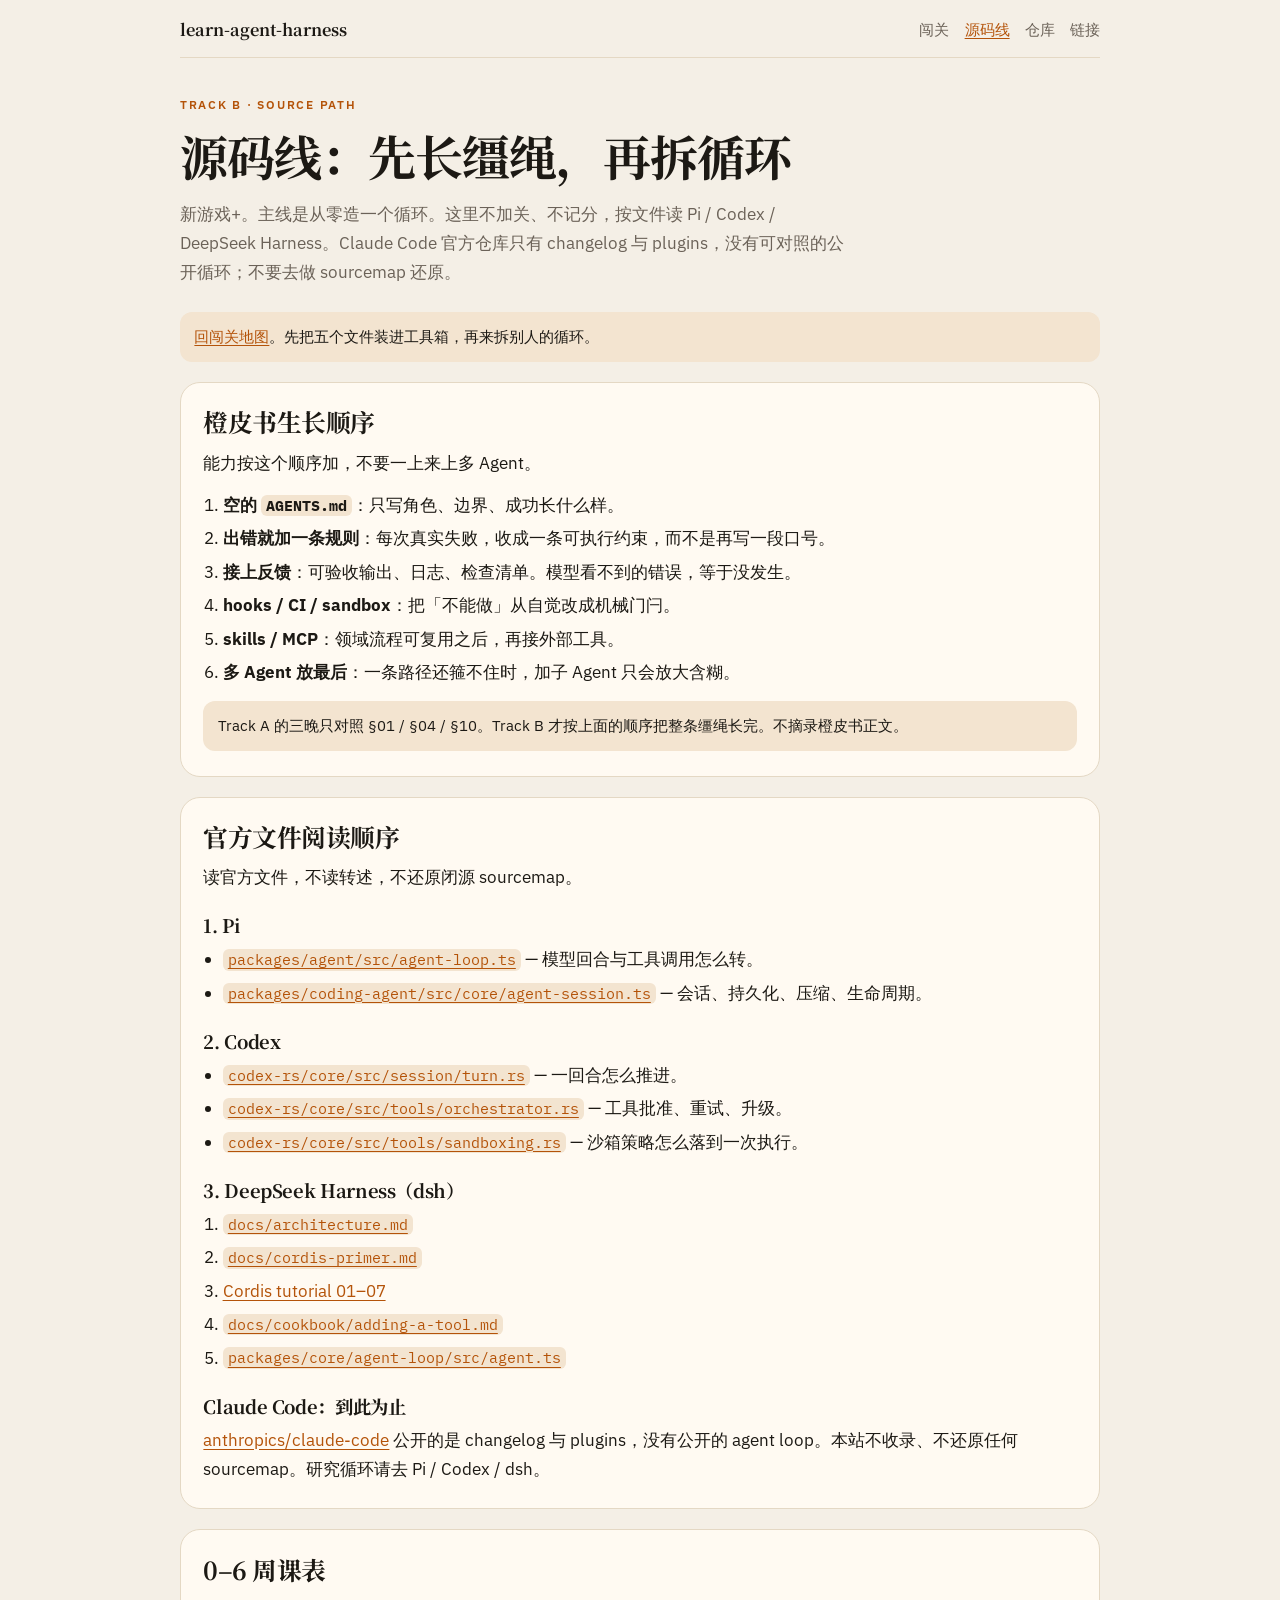
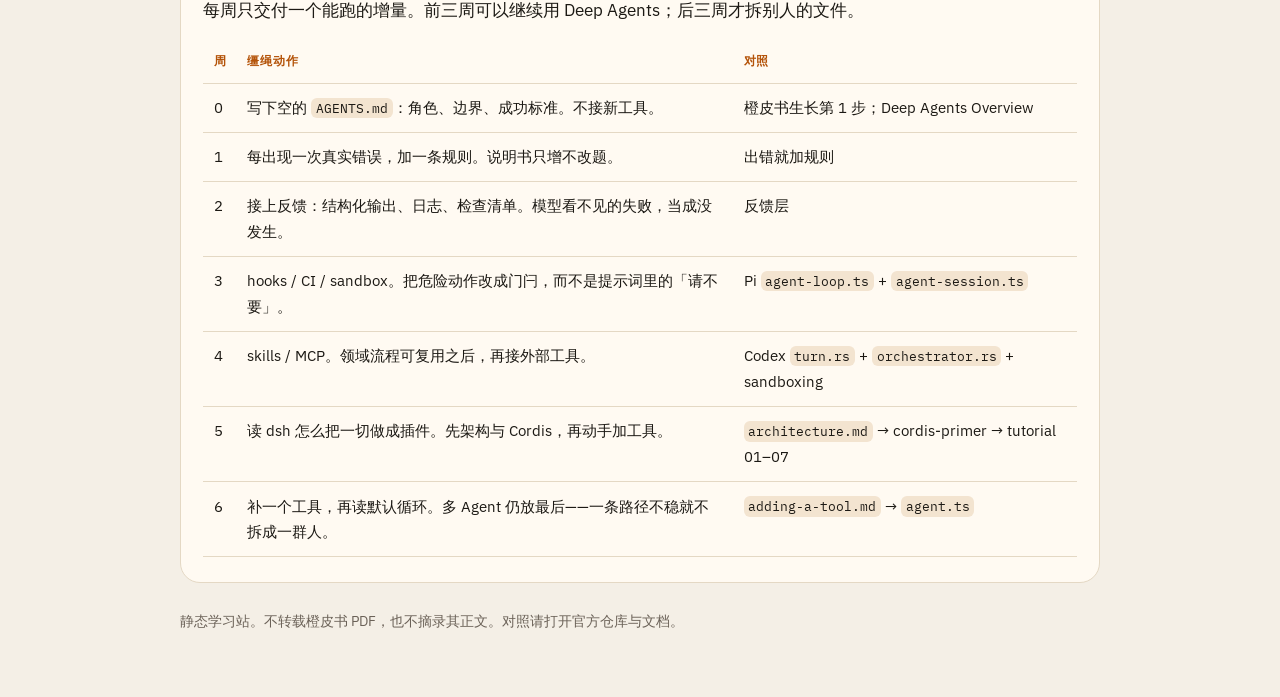
<file: docs/harness.html>
<!DOCTYPE html>
<html lang="zh-CN">
<head>
  <meta charset="utf-8">
  <meta name="viewport" content="width=device-width, initial-scale=1">
  <title>源码线 · 按生长顺序读 harness</title>
  <meta name="description" content="Track B：橙皮书生长顺序，再按文件顺序读 Pi、Codex、DeepSeek Harness。Claude Code 官方仓没有公开循环。">
  <meta name="theme-color" content="#f4efe6">
  <link rel="canonical" href="https://tonyc726.github.io/learn-agent-harness/harness.html">
  <link rel="preconnect" href="https://fonts.googleapis.com">
  <link rel="preconnect" href="https://fonts.gstatic.com" crossorigin>
  <link href="https://fonts.googleapis.com/css2?family=IBM+Plex+Sans:ital,wght@0,400;0,500;0,600;1,400&family=IBM+Plex+Mono:wght@400;500&family=Noto+Serif+SC:wght@500;600;700&display=swap" rel="stylesheet">
  <link rel="stylesheet" href="style.css">
</head>
<body>
<nav class="site-nav">
  <a class="brand" href="index.html">learn-agent-harness</a>
  <div class="links">
    <a href="index.html">闯关</a>
    <a href="harness.html" class="active">源码线</a>
    <a href="repos.html">仓库</a>
    <a href="resources.html">链接</a>
  </div>
</nav>
  <div class="wrap">
    <p class="eyebrow">Track B · Source path</p>
    <h1>源码线：先长缰绳，再拆循环</h1>
    <p class="lead">
      新游戏+。主线是从零造一个循环。这里不加关、不记分，按文件读 Pi / Codex / DeepSeek Harness。Claude Code 官方仓库只有 changelog 与 plugins，没有可对照的公开循环；不要去做 sourcemap 还原。
    </p>
    <p class="note"><a href="index.html">回闯关地图</a>。先把五个文件装进工具箱，再来拆别人的循环。</p>

    <section class="panel">
      <h2>橙皮书生长顺序</h2>
      <p>能力按这个顺序加，不要一上来上多 Agent。</p>
      <ol>
        <li><strong>空的 <code>AGENTS.md</code></strong>：只写角色、边界、成功长什么样。</li>
        <li><strong>出错就加一条规则</strong>：每次真实失败，收成一条可执行约束，而不是再写一段口号。</li>
        <li><strong>接上反馈</strong>：可验收输出、日志、检查清单。模型看不到的错误，等于没发生。</li>
        <li><strong>hooks / CI / sandbox</strong>：把「不能做」从自觉改成机械门闩。</li>
        <li><strong>skills / MCP</strong>：领域流程可复用之后，再接外部工具。</li>
        <li><strong>多 Agent 放最后</strong>：一条路径还箍不住时，加子 Agent 只会放大含糊。</li>
      </ol>
      <p class="note">
        Track A 的三晚只对照 §01 / §04 / §10。Track B 才按上面的顺序把整条缰绳长完。不摘录橙皮书正文。
      </p>
    </section>

    <section class="panel">
      <h2>官方文件阅读顺序</h2>
      <p>读官方文件，不读转述，不还原闭源 sourcemap。</p>
      <h3>1. Pi</h3>
      <ul>
        <li><a href="https://github.com/earendil-works/pi/blob/main/packages/agent/src/agent-loop.ts"><code>packages/agent/src/agent-loop.ts</code></a> — 模型回合与工具调用怎么转。</li>
        <li><a href="https://github.com/earendil-works/pi/blob/main/packages/coding-agent/src/core/agent-session.ts"><code>packages/coding-agent/src/core/agent-session.ts</code></a> — 会话、持久化、压缩、生命周期。</li>
      </ul>
      <h3>2. Codex</h3>
      <ul>
        <li><a href="https://github.com/openai/codex/blob/main/codex-rs/core/src/session/turn.rs"><code>codex-rs/core/src/session/turn.rs</code></a> — 一回合怎么推进。</li>
        <li><a href="https://github.com/openai/codex/blob/main/codex-rs/core/src/tools/orchestrator.rs"><code>codex-rs/core/src/tools/orchestrator.rs</code></a> — 工具批准、重试、升级。</li>
        <li><a href="https://github.com/openai/codex/blob/main/codex-rs/core/src/tools/sandboxing.rs"><code>codex-rs/core/src/tools/sandboxing.rs</code></a> — 沙箱策略怎么落到一次执行。</li>
      </ul>
      <h3>3. DeepSeek Harness（dsh）</h3>
      <ol>
        <li><a href="https://github.com/deepseek-ai/deepseek-harness/blob/master/docs/architecture.md"><code>docs/architecture.md</code></a></li>
        <li><a href="https://github.com/deepseek-ai/deepseek-harness/blob/master/docs/cordis-primer.md"><code>docs/cordis-primer.md</code></a></li>
        <li><a href="https://github.com/deepseek-ai/deepseek-harness/tree/master/docs/cordis-tutorial">Cordis tutorial 01–07</a></li>
        <li><a href="https://github.com/deepseek-ai/deepseek-harness/blob/master/docs/cookbook/adding-a-tool.md"><code>docs/cookbook/adding-a-tool.md</code></a></li>
        <li><a href="https://github.com/deepseek-ai/deepseek-harness/blob/master/packages/core/agent-loop/src/agent.ts"><code>packages/core/agent-loop/src/agent.ts</code></a></li>
      </ol>
      <h3>Claude Code：到此为止</h3>
      <p>
        <a href="https://github.com/anthropics/claude-code">anthropics/claude-code</a> 公开的是 changelog 与 plugins，没有公开的 agent loop。本站不收录、不还原任何 sourcemap。研究循环请去 Pi / Codex / dsh。
      </p>
    </section>

    <section class="panel">
      <h2>0–6 周课表</h2>
      <p>每周只交付一个能跑的增量。前三周可以继续用 Deep Agents；后三周才拆别人的文件。</p>
      <table>
        <thead>
          <tr>
            <th>周</th>
            <th>缰绳动作</th>
            <th>对照</th>
          </tr>
        </thead>
        <tbody>
          <tr>
            <td>0</td>
            <td>写下空的 <code>AGENTS.md</code>：角色、边界、成功标准。不接新工具。</td>
            <td>橙皮书生长第 1 步；Deep Agents Overview</td>
          </tr>
          <tr>
            <td>1</td>
            <td>每出现一次真实错误，加一条规则。说明书只增不改题。</td>
            <td>出错就加规则</td>
          </tr>
          <tr>
            <td>2</td>
            <td>接上反馈：结构化输出、日志、检查清单。模型看不见的失败，当成没发生。</td>
            <td>反馈层</td>
          </tr>
          <tr>
            <td>3</td>
            <td>hooks / CI / sandbox。把危险动作改成门闩，而不是提示词里的「请不要」。</td>
            <td>Pi <code>agent-loop.ts</code> + <code>agent-session.ts</code></td>
          </tr>
          <tr>
            <td>4</td>
            <td>skills / MCP。领域流程可复用之后，再接外部工具。</td>
            <td>Codex <code>turn.rs</code> + <code>orchestrator.rs</code> + sandboxing</td>
          </tr>
          <tr>
            <td>5</td>
            <td>读 dsh 怎么把一切做成插件。先架构与 Cordis，再动手加工具。</td>
            <td><code>architecture.md</code> → cordis-primer → tutorial 01–07</td>
          </tr>
          <tr>
            <td>6</td>
            <td>补一个工具，再读默认循环。多 Agent 仍放最后——一条路径不稳就不拆成一群人。</td>
            <td><code>adding-a-tool.md</code> → <code>agent.ts</code></td>
          </tr>
        </tbody>
      </table>
    </section>
  <footer class="colophon">
    <p>静态学习站。不转载橙皮书 PDF，也不摘录其正文。对照请打开官方仓库与文档。</p>
  </footer>
</div>
</body>
</html>
</file>
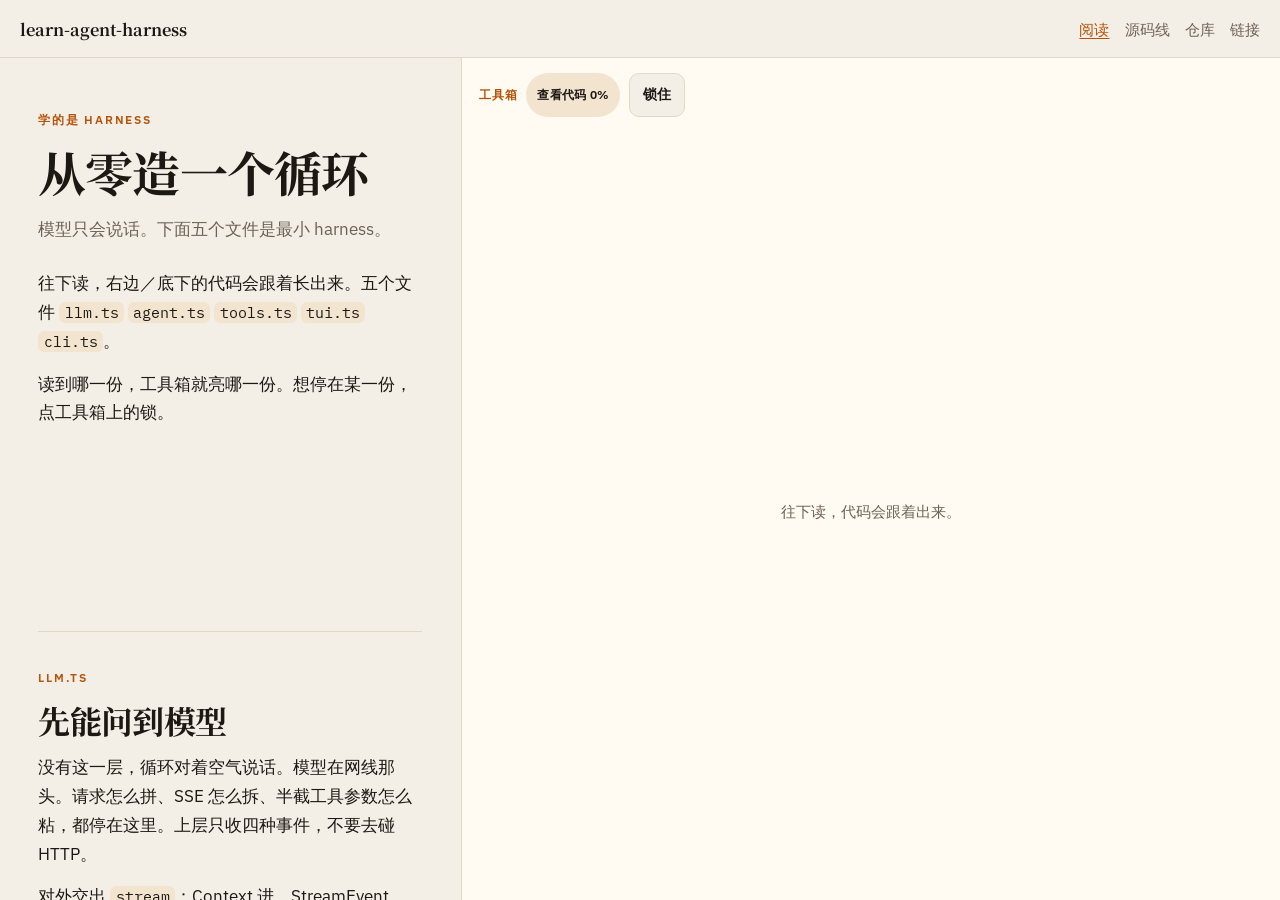
<file: docs/play.html>
<!DOCTYPE html>
<html lang="zh-CN">
<head>
  <meta charset="utf-8">
  <meta name="viewport" content="width=device-width, initial-scale=1">
  <title>从零造一个循环</title>
  <meta name="description" content="模型只会说话。下面五个文件是最小 harness。往下读，代码会跟着长出来。">
  <meta name="theme-color" content="#f4efe6">
  <link rel="canonical" href="https://tonyc726.github.io/learn-agent-harness/play.html">
  <link rel="preconnect" href="https://fonts.googleapis.com">
  <link rel="preconnect" href="https://fonts.gstatic.com" crossorigin>
  <link href="https://fonts.googleapis.com/css2?family=IBM+Plex+Sans:ital,wght@0,400;0,500;0,600;1,400&family=IBM+Plex+Mono:wght@400;500&family=Noto+Serif+SC:wght@500;600;700&display=swap" rel="stylesheet">
  <link rel="stylesheet" href="style.css">
  <link rel="stylesheet" href="read.css">
</head>
<body class="is-game is-read" data-page="kit-play">
<nav class="site-nav">
  <a class="brand" href="index.html">learn-agent-harness</a>
  <div class="links">
    <a href="index.html" class="active">阅读</a>
    <a href="harness.html">源码线</a>
    <a href="repos.html">仓库</a>
    <a href="resources.html">链接</a>
  </div>
</nav>
<div class="play-layout">
  <article class="read-article">
    <section id="intro">
      <p class="eyebrow">学的是 harness</p>
      <h1>从零造一个循环</h1>
      <p class="lead">模型只会说话。下面五个文件是最小 harness。</p>
      <p>往下读，右边／底下的代码会跟着长出来。五个文件 <code>llm.ts</code> <code>agent.ts</code> <code>tools.ts</code> <code>tui.ts</code> <code>cli.ts</code>。</p>
      <p>读到哪一份，工具箱就亮哪一份。想停在某一份，点工具箱上的锁。</p>
    </section>

    <section id="llm">
      <p class="eyebrow">llm.ts</p>
      <h2>先能问到模型</h2>
      <p>没有这一层，循环对着空气说话。模型在网线那头。请求怎么拼、SSE 怎么拆、半截工具参数怎么粘，都停在这里。上层只收四种事件，不要去碰 HTTP。</p>
      <p>对外交出 <code>stream</code>：Context 进，StreamEvent 出。事件只有 <code>text_delta</code>、<code>tool_call</code>、<code>done</code>、<code>error</code>。只接 OpenAI 兼容口。</p>
      <p>Context 是喂给模型的东西：一段 system，加上 messages。纯数据，上层不用管供应商字段。</p>
    </section>

    <section id="agent">
      <p class="eyebrow">agent.ts</p>
      <h2>让模型用得上工具</h2>
      <p>一次 stream 结束就散了，工具结果回不去。<code>runAgent</code> 拉 stream。若是 <code>tool_call</code>，执行、把结果追加进 Context、再问。直到 done。</p>
      <p>往外吐的是 AgentEvent，不是 StreamEvent。屏幕只认这一套：文本、工具、这一轮完了。</p>
    </section>

    <section id="tools">
      <p class="eyebrow">tools.ts</p>
      <h2>四个纯函数干活</h2>
      <p>循环只会调度。<code>read_file</code> <code>write_file</code> <code>edit</code> <code>run_bash</code>。它们不认识 Context，也不认识循环。</p>
      <p>教学剂，没有批准。生产里要有人点头；这里故意卸掉，只看数据怎么流。</p>
    </section>

    <section id="tui">
      <p class="eyebrow">tui.ts</p>
      <h2>屏幕只认 AgentEvent</h2>
      <p>终端只听 AgentEvent。HTTP、SSE、供应商字段，一概不进这一层。</p>
      <p><code>attachTui</code> 读一行输入，按事件往终端写。它不认 HTTP。换成网页，agent 不用改。</p>
    </section>

    <section id="cli">
      <p class="eyebrow">cli.ts</p>
      <h2>胶水，加上一本账</h2>
      <p>cli 读配置，把人那一行塞进 Context，把 AgentEvent 转给屏幕，每轮把消息追加进 <code>session.jsonl</code>。</p>
      <p>cli 认识所有人。tools 不认识 agent。</p>
    </section>

    <section id="flow">
      <p class="eyebrow">数据流</p>
      <h2>用户 → tui → cli → agent → llm</h2>
      <p>有 <code>tool_call</code> 就走 tools，把结果写回，再问。每轮结束，cli 把消息追加进 <code>session.jsonl</code>。依赖单向。</p>
      <p><a href="https://pi-from-scratch.vercel.app">完整版对照</a>。官方循环 <a href="https://github.com/earendil-works/pi/blob/main/packages/agent/src/agent-loop.ts">earendil-works/pi <code>packages/agent/src/agent-loop.ts</code></a>。</p>
    </section>
  </article>

  <aside class="kit-dock" id="kit-dock" aria-label="工具箱">
    <div class="kit-bar">
      <p class="slot-label">工具箱</p>
      <span class="kit-file-label" id="kit-file"></span>
      <span class="progress-chip" id="progress-chip">查看代码 0%</span>
      <button type="button" class="kit-lock" id="kit-lock" aria-pressed="false">锁住</button>
      <button type="button" class="kit-sheet-toggle" id="kit-sheet-toggle" aria-expanded="false">打开</button>
    </div>
    <div class="kit-sheet" id="kit-sheet">
      <div class="kit-chips" id="kit-chips"></div>
      <div class="kit-panel" id="kit-body">
        <p class="empty" id="kit-empty">往下读，代码会跟着出来。</p>
      </div>
    </div>
  </aside>
</div>
<script src="kit.js"></script>
</body>
</html>
</file>
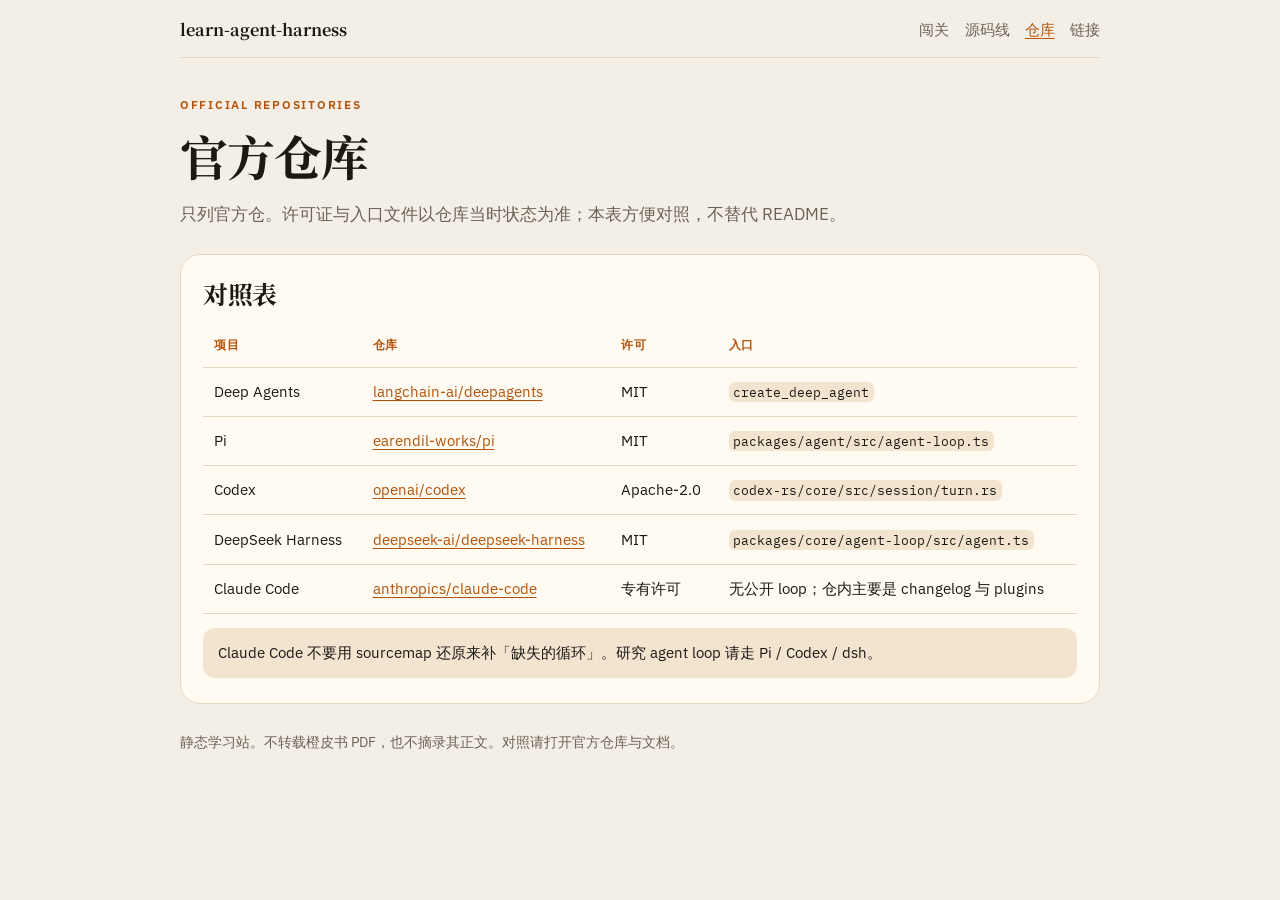
<file: docs/repos.html>
<!DOCTYPE html>
<html lang="zh-CN">
<head>
  <meta charset="utf-8">
  <meta name="viewport" content="width=device-width, initial-scale=1">
  <title>官方仓库对照 · learn-agent-harness</title>
  <meta name="description" content="Deep Agents、Pi、Codex、DeepSeek Harness、Claude Code 官方仓库对照表。">
  <meta name="theme-color" content="#f4efe6">
  <link rel="canonical" href="https://tonyc726.github.io/learn-agent-harness/repos.html">
  <link rel="preconnect" href="https://fonts.googleapis.com">
  <link rel="preconnect" href="https://fonts.gstatic.com" crossorigin>
  <link href="https://fonts.googleapis.com/css2?family=IBM+Plex+Sans:ital,wght@0,400;0,500;0,600;1,400&family=IBM+Plex+Mono:wght@400;500&family=Noto+Serif+SC:wght@500;600;700&display=swap" rel="stylesheet">
  <link rel="stylesheet" href="style.css">
</head>
<body>
<nav class="site-nav">
  <a class="brand" href="index.html">learn-agent-harness</a>
  <div class="links">
    <a href="index.html">闯关</a>
    <a href="harness.html">源码线</a>
    <a href="repos.html" class="active">仓库</a>
    <a href="resources.html">链接</a>
  </div>
</nav>
  <div class="wrap">
    <p class="eyebrow">Official repositories</p>
    <h1>官方仓库</h1>
    <p class="lead">
      只列官方仓。许可证与入口文件以仓库当时状态为准；本表方便对照，不替代 README。
    </p>

    <section class="panel">
      <h2>对照表</h2>
      <table>
        <thead>
          <tr>
            <th>项目</th>
            <th>仓库</th>
            <th>许可</th>
            <th>入口</th>
          </tr>
        </thead>
        <tbody>
          <tr>
            <td>Deep Agents</td>
            <td><a href="https://github.com/langchain-ai/deepagents">langchain-ai/deepagents</a></td>
            <td>MIT</td>
            <td><code>create_deep_agent</code></td>
          </tr>
          <tr>
            <td>Pi</td>
            <td><a href="https://github.com/earendil-works/pi">earendil-works/pi</a></td>
            <td>MIT</td>
            <td><code>packages/agent/src/agent-loop.ts</code></td>
          </tr>
          <tr>
            <td>Codex</td>
            <td><a href="https://github.com/openai/codex">openai/codex</a></td>
            <td>Apache-2.0</td>
            <td><code>codex-rs/core/src/session/turn.rs</code></td>
          </tr>
          <tr>
            <td>DeepSeek Harness</td>
            <td><a href="https://github.com/deepseek-ai/deepseek-harness">deepseek-ai/deepseek-harness</a></td>
            <td>MIT</td>
            <td><code>packages/core/agent-loop/src/agent.ts</code></td>
          </tr>
          <tr>
            <td>Claude Code</td>
            <td><a href="https://github.com/anthropics/claude-code">anthropics/claude-code</a></td>
            <td>专有许可</td>
            <td>无公开 loop；仓内主要是 changelog 与 plugins</td>
          </tr>
        </tbody>
      </table>
      <p class="note">
        Claude Code 不要用 sourcemap 还原来补「缺失的循环」。研究 agent loop 请走 Pi / Codex / dsh。
      </p>
    </section>
  <footer class="colophon">
    <p>静态学习站。不转载橙皮书 PDF，也不摘录其正文。对照请打开官方仓库与文档。</p>
  </footer>
</div>
</body>
</html>
</file>
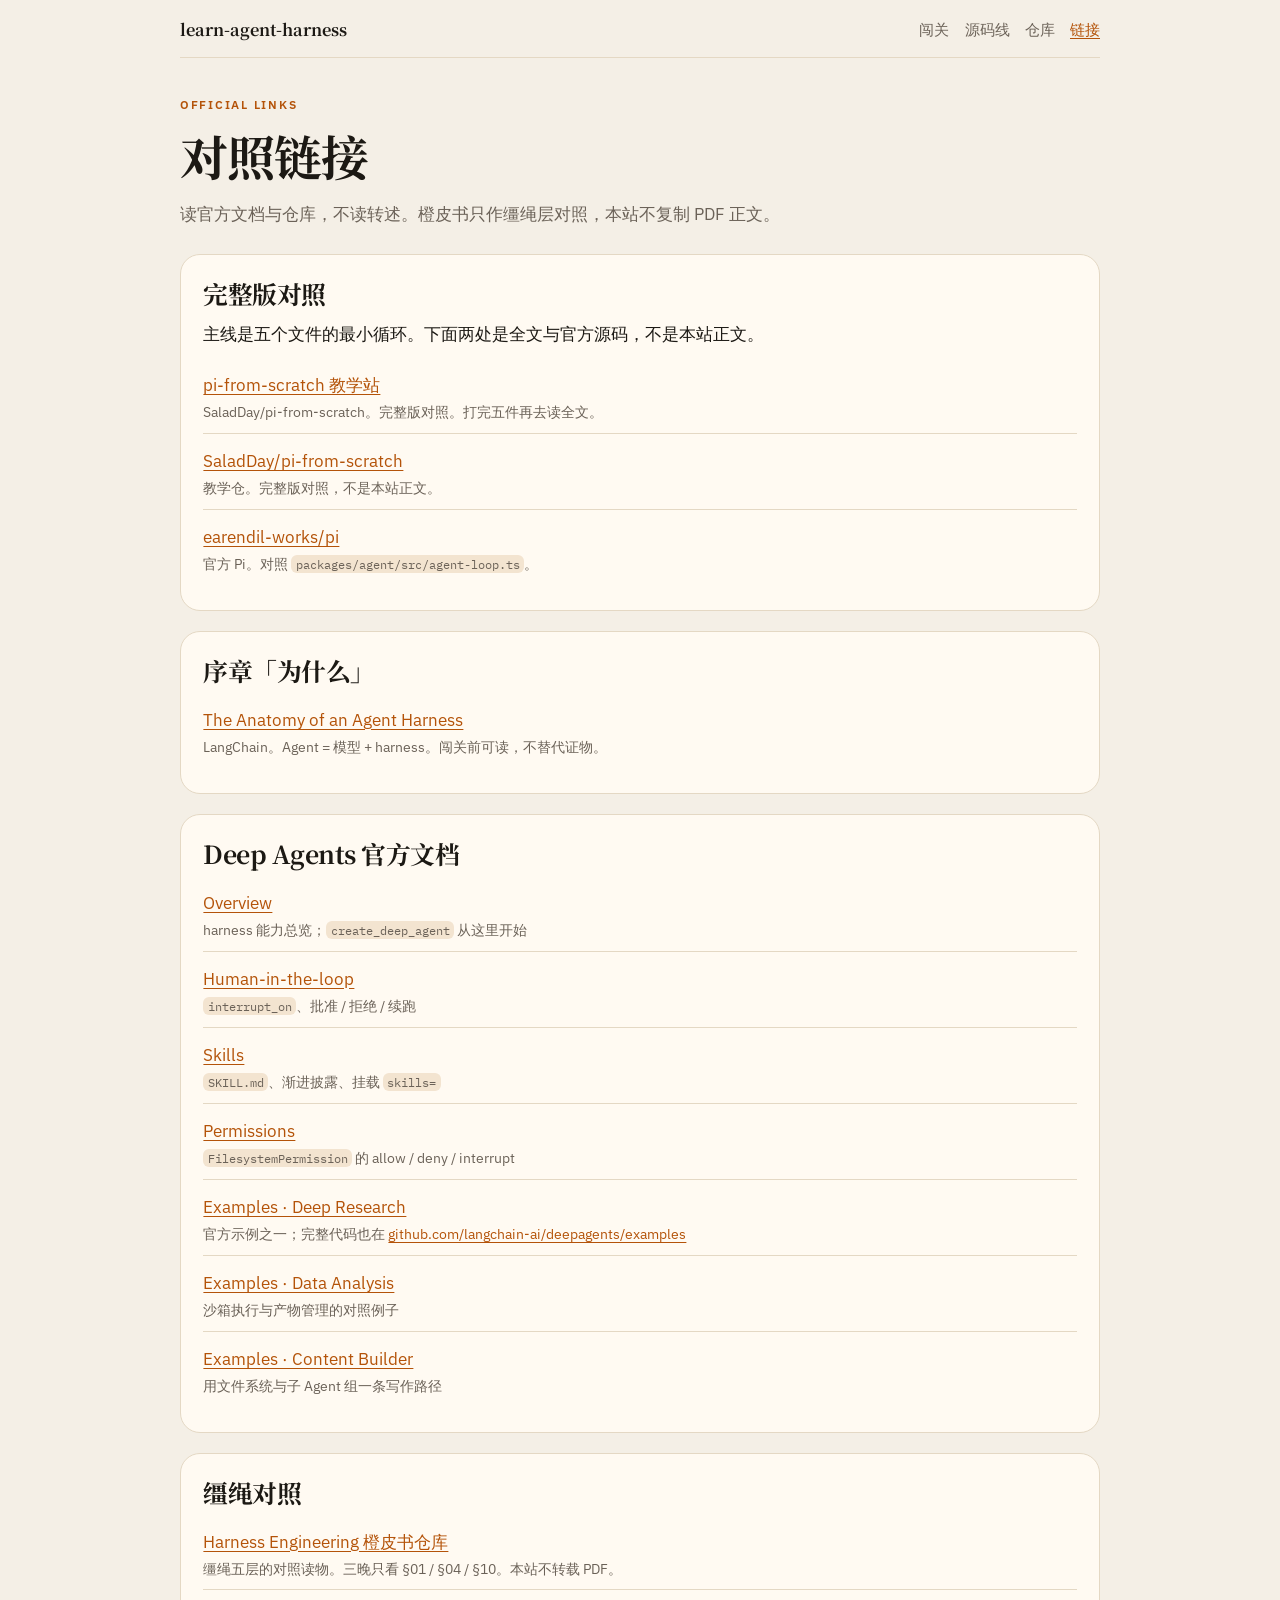
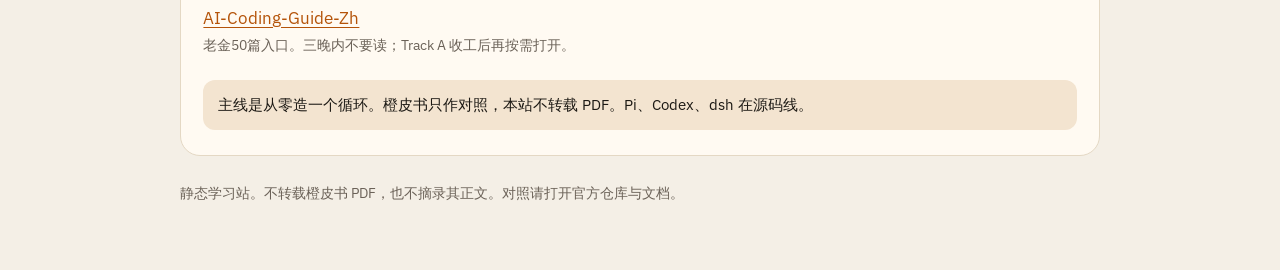
<file: docs/resources.html>
<!DOCTYPE html>
<html lang="zh-CN">
<head>
  <meta charset="utf-8">
  <meta name="viewport" content="width=device-width, initial-scale=1">
  <title>对照链接 · learn-agent-harness</title>
  <meta name="description" content="Deep Agents 官方文档、橙皮书仓库、AI-Coding-Guide-Zh。三晚内不要读老金50篇。">
  <meta name="theme-color" content="#f4efe6">
  <link rel="canonical" href="https://tonyc726.github.io/learn-agent-harness/resources.html">
  <link rel="preconnect" href="https://fonts.googleapis.com">
  <link rel="preconnect" href="https://fonts.gstatic.com" crossorigin>
  <link href="https://fonts.googleapis.com/css2?family=IBM+Plex+Sans:ital,wght@0,400;0,500;0,600;1,400&family=IBM+Plex+Mono:wght@400;500&family=Noto+Serif+SC:wght@500;600;700&display=swap" rel="stylesheet">
  <link rel="stylesheet" href="style.css">
</head>
<body>
<nav class="site-nav">
  <a class="brand" href="index.html">learn-agent-harness</a>
  <div class="links">
    <a href="index.html">闯关</a>
    <a href="harness.html">源码线</a>
    <a href="repos.html">仓库</a>
    <a href="resources.html" class="active">链接</a>
  </div>
</nav>
  <div class="wrap">
    <p class="eyebrow">Official links</p>
    <h1>对照链接</h1>
    <p class="lead">
      读官方文档与仓库，不读转述。橙皮书只作缰绳层对照，本站不复制 PDF 正文。
    </p>

    <section class="panel">
      <h2>完整版对照</h2>
      <p>主线是五个文件的最小循环。下面两处是全文与官方源码，不是本站正文。</p>
      <ul class="link-list">
        <li>
          <a href="https://pi-from-scratch.vercel.app">pi-from-scratch 教学站</a>
          <small>SaladDay/pi-from-scratch。完整版对照。打完五件再去读全文。</small>
        </li>
        <li>
          <a href="https://github.com/SaladDay/pi-from-scratch">SaladDay/pi-from-scratch</a>
          <small>教学仓。完整版对照，不是本站正文。</small>
        </li>
        <li>
          <a href="https://github.com/earendil-works/pi">earendil-works/pi</a>
          <small>官方 Pi。对照 <code>packages/agent/src/agent-loop.ts</code>。</small>
        </li>
      </ul>
    </section>

    <section class="panel">
      <h2>序章「为什么」</h2>
      <ul class="link-list">
        <li>
          <a href="https://www.langchain.com/blog/the-anatomy-of-an-agent-harness">The Anatomy of an Agent Harness</a>
          <small>LangChain。Agent = 模型 + harness。闯关前可读，不替代证物。</small>
        </li>
      </ul>
    </section>

    <section class="panel">
      <h2>Deep Agents 官方文档</h2>
      <ul class="link-list">
        <li>
          <a href="https://docs.langchain.com/oss/python/deepagents/overview">Overview</a>
          <small>harness 能力总览；<code>create_deep_agent</code> 从这里开始</small>
        </li>
        <li>
          <a href="https://docs.langchain.com/oss/python/deepagents/human-in-the-loop">Human-in-the-loop</a>
          <small><code>interrupt_on</code>、批准 / 拒绝 / 续跑</small>
        </li>
        <li>
          <a href="https://docs.langchain.com/oss/python/deepagents/skills">Skills</a>
          <small><code>SKILL.md</code>、渐进披露、挂载 <code>skills=</code></small>
        </li>
        <li>
          <a href="https://docs.langchain.com/oss/python/deepagents/permissions">Permissions</a>
          <small><code>FilesystemPermission</code> 的 allow / deny / interrupt</small>
        </li>
        <li>
          <a href="https://docs.langchain.com/oss/python/deepagents/deep-research">Examples · Deep Research</a>
          <small>官方示例之一；完整代码也在 <a href="https://github.com/langchain-ai/deepagents/tree/main/examples">github.com/langchain-ai/deepagents/examples</a></small>
        </li>
        <li>
          <a href="https://docs.langchain.com/oss/python/deepagents/data-analysis">Examples · Data Analysis</a>
          <small>沙箱执行与产物管理的对照例子</small>
        </li>
        <li>
          <a href="https://docs.langchain.com/oss/python/deepagents/content-builder">Examples · Content Builder</a>
          <small>用文件系统与子 Agent 组一条写作路径</small>
        </li>
      </ul>
    </section>

    <section class="panel">
      <h2>缰绳对照</h2>
      <ul class="link-list">
        <li>
          <a href="https://github.com/alchaincyf/harness-engineering-orange-book">Harness Engineering 橙皮书仓库</a>
          <small>缰绳五层的对照读物。三晚只看 §01 / §04 / §10。本站不转载 PDF。</small>
        </li>
        <li>
          <a href="https://github.com/KimYx0207/AI-Coding-Guide-Zh">AI-Coding-Guide-Zh</a>
          <small>老金50篇入口。三晚内不要读；Track A 收工后再按需打开。</small>
        </li>
      </ul>
      <p class="note">
        主线是从零造一个循环。橙皮书只作对照，本站不转载 PDF。Pi、Codex、dsh 在源码线。
      </p>
    </section>
  <footer class="colophon">
    <p>静态学习站。不转载橙皮书 PDF，也不摘录其正文。对照请打开官方仓库与文档。</p>
  </footer>
</div>
</body>
</html>
</file>
<file: docs/style.css>
/* learn-agent-harness — cream / ink / rust editorial */
:root {
  --cream: #f4efe6;
  --paper: #fffaf2;
  --ink: #1c1914;
  --muted: #6b6258;
  --rule: #e4d8c4;
  --rust: #b45309;
  --rust-deep: #8a3d07;
  --chip: #f3e4d0;
}

* { box-sizing: border-box; }

html { scroll-behavior: smooth; }

body {
  margin: 0;
  background: var(--cream);
  color: var(--ink);
  font-family: "IBM Plex Sans", "Noto Sans SC", sans-serif;
  font-size: 17px;
  line-height: 1.7;
}

a { color: var(--rust); text-underline-offset: 0.18em; }
a:hover { color: var(--rust-deep); }

.wrap {
  width: min(920px, calc(100% - 2rem));
  margin: 0 auto;
  padding: 2.2rem 0 4rem;
}

.eyebrow {
  font-size: 0.78rem;
  letter-spacing: 0.14em;
  text-transform: uppercase;
  color: var(--rust);
  font-weight: 600;
  margin: 0 0 0.7rem;
}

h1, h2, h3 {
  font-family: "Noto Serif SC", "Songti SC", serif;
  font-weight: 700;
  line-height: 1.25;
  letter-spacing: -0.02em;
}

h1 { font-size: clamp(2rem, 5vw, 3rem); margin: 0 0 0.8rem; }
h2 { font-size: 1.55rem; margin: 0 0 0.7rem; }
h3 { font-size: 1.15rem; margin: 1.4rem 0 0.5rem; }

.lead {
  font-size: 1.08rem;
  color: var(--muted);
  max-width: 42rem;
  margin: 0 0 1.6rem;
}

p { margin: 0 0 0.85rem; }
p:last-child { margin-bottom: 0; }

ul, ol { margin: 0 0 0.9rem; padding-left: 1.2rem; }
li { margin: 0.28rem 0; }
li:last-child { margin-bottom: 0; }

/* Site nav */
.site-nav {
  display: flex;
  flex-wrap: wrap;
  align-items: center;
  justify-content: space-between;
  gap: 0.7rem 1.2rem;
  width: min(920px, calc(100% - 2rem));
  margin: 0 auto;
  padding: 1rem 0 0.85rem;
  border-bottom: 1px solid var(--rule);
}

.site-nav .brand {
  font-family: "Noto Serif SC", serif;
  font-weight: 700;
  font-size: 1.02rem;
  color: var(--ink);
  text-decoration: none;
}

.site-nav .brand:hover { color: var(--rust); }

.site-nav .links {
  display: flex;
  flex-wrap: wrap;
  gap: 0.35rem 0.95rem;
  list-style: none;
  margin: 0;
  padding: 0;
}

.site-nav .links a {
  color: var(--muted);
  text-decoration: none;
  font-size: 0.92rem;
  font-weight: 500;
}

.site-nav .links a:hover,
.site-nav .links a.active {
  color: var(--rust);
}

.site-nav .links a.active {
  text-decoration: underline;
  text-underline-offset: 0.22em;
}

/* Cards */
.cards {
  display: grid;
  grid-template-columns: 1fr 1fr;
  gap: 0.9rem;
  margin: 1.4rem 0 0;
}

.card {
  background: var(--paper);
  border: 1px solid var(--rule);
  border-radius: 16px;
  padding: 1.15rem 1.15rem 1.25rem;
  text-decoration: none;
  color: inherit;
  display: block;
  min-height: 100%;
}

.card:hover { border-color: #d4b48a; }

.card .when {
  display: inline-block;
  font-size: 0.72rem;
  letter-spacing: 0.08em;
  text-transform: uppercase;
  color: var(--rust);
  font-weight: 600;
  margin-bottom: 0.35rem;
}

.card strong {
  display: block;
  font-family: "Noto Serif SC", serif;
  font-size: 1.15rem;
  margin-bottom: 0.4rem;
}

.card p {
  margin: 0;
  color: var(--muted);
  font-size: 0.95rem;
}

/* Panels */
section.panel,
.panel {
  background: var(--paper);
  border: 1px solid var(--rule);
  border-radius: 20px;
  padding: 1.45rem 1.4rem 1.55rem;
  margin: 1.25rem 0 0;
}

.note {
  background: var(--chip);
  border-radius: 12px;
  padding: 0.75rem 0.9rem;
  color: var(--ink);
  font-size: 0.95rem;
  margin: 0.9rem 0 0;
}

/* Tables */
table {
  width: 100%;
  border-collapse: collapse;
  margin: 0.9rem 0 0;
  font-size: 0.95rem;
}

th, td {
  text-align: left;
  vertical-align: top;
  padding: 0.7rem 0.65rem;
  border-bottom: 1px solid var(--rule);
}

th {
  color: var(--rust);
  font-size: 0.78rem;
  letter-spacing: 0.06em;
  text-transform: uppercase;
}

/* Code */
pre {
  margin: 0.9rem 0 0;
  padding: 0.95rem 1rem;
  overflow-x: auto;
  background: #221c16;
  color: #f6efe4;
  border-radius: 14px;
  font-size: 0.82rem;
  line-height: 1.55;
}

code {
  font-family: "IBM Plex Mono", ui-monospace, SFMono-Regular, Menlo, monospace;
  font-size: 0.88em;
}

p code, li code, td code {
  background: var(--chip);
  padding: 0.08em 0.35em;
  border-radius: 6px;
}

pre code {
  background: none;
  padding: 0;
  color: inherit;
  font-size: 1em;
}

.link-list { list-style: none; padding: 0; margin: 0.7rem 0 0; }
.link-list li {
  padding: 0.55rem 0;
  border-bottom: 1px solid var(--rule);
}
.link-list li:last-child { border-bottom: 0; }
.link-list small { display: block; color: var(--muted); }

footer.colophon {
  margin-top: 1.6rem;
  color: var(--muted);
  font-size: 0.9rem;
}

@media (max-width: 720px) {
  .cards { grid-template-columns: 1fr; }
  section.panel, .panel { padding: 1.15rem 1rem 1.25rem; border-radius: 16px; }
  .site-nav { padding-top: 0.85rem; }
}


/* —— 闯关 chrome —— */
:root {
  --lamp-off: #c4b8a8;
  --glow: rgba(180, 83, 9, 0.16);
}

body.is-game .site-nav,
.lamps-bar,
.wrap-game {
  width: min(1100px, calc(100% - 2rem));
}

.lamps-bar {
  display: flex;
  flex-wrap: wrap;
  gap: 0.4rem;
  margin: 0.85rem auto 0;
  padding: 0;
}

.lamp {
  display: inline-flex;
  align-items: center;
  gap: 0.38rem;
  padding: 0.22rem 0.62rem;
  border: 1px solid var(--rule);
  border-radius: 999px;
  font-size: 0.76rem;
  letter-spacing: 0.02em;
  color: var(--muted);
  background: var(--paper);
}

.lamp .dot {
  width: 0.52rem;
  height: 0.52rem;
  border-radius: 50%;
  background: var(--lamp-off);
  flex: 0 0 auto;
}

.lamp.on {
  color: var(--ink);
  border-color: #d4b48a;
}

.lamp.on .dot {
  background: var(--rust);
  box-shadow: 0 0 0 3px var(--glow);
}

.rail {
  display: flex;
  flex-wrap: wrap;
  gap: 0.35rem 0.15rem;
  align-items: center;
  margin: 0.9rem 0 0;
  font-size: 0.82rem;
}

.rail a,
.rail span.seg {
  color: var(--muted);
  text-decoration: none;
  padding: 0.15rem 0.35rem;
}

.rail a:hover { color: var(--rust); }
.rail a.now { color: var(--rust); font-weight: 600; }
.rail a.done { color: var(--ink); }
.rail span.lock { color: #a3988c; }

.wrap-game {
  margin: 0 auto;
  padding: 1.4rem 0 4rem;
  display: grid;
  grid-template-columns: minmax(0, 1fr);
  gap: 1.15rem 1.3rem;
  align-items: start;
}

.wrap-game > * { min-width: 0; }

.wrap-game.single {
  grid-template-columns: 1fr;
}

.quest h1 { font-size: clamp(1.8rem, 4vw, 2.6rem); }

.trail {
  list-style: none;
  margin: 1.1rem 0 0;
  padding: 0;
  position: relative;
}

.trail::before {
  content: "";
  position: absolute;
  left: 0.82rem;
  top: 1.1rem;
  bottom: 1.1rem;
  width: 2px;
  background: var(--rule);
}

.trail > li {
  position: relative;
  padding: 0.7rem 0 0.7rem 2.55rem;
}

.trail .mark {
  position: absolute;
  left: 0.32rem;
  top: 1.05rem;
  width: 1.05rem;
  height: 1.05rem;
  border-radius: 50%;
  background: var(--paper);
  border: 2px solid var(--rule);
  z-index: 1;
}

.trail .now .mark {
  border-color: var(--rust);
  box-shadow: 0 0 0 4px var(--glow);
}

.trail .done .mark {
  background: var(--rust);
  border-color: var(--rust);
}

.trail .locked { opacity: 0.58; }

.trail a {
  text-decoration: none;
  color: inherit;
  display: block;
}

.trail a:hover strong { color: var(--rust); }

.trail .locked a,
.trail .locked .dead {
  pointer-events: none;
  cursor: default;
}

.trail .idx {
  font-size: 0.72rem;
  letter-spacing: 0.08em;
  text-transform: uppercase;
  color: var(--rust);
  font-weight: 600;
}

.trail strong {
  display: block;
  font-family: "Noto Serif SC", serif;
  font-size: 1.12rem;
}

.trail p {
  margin: 0.15rem 0 0;
  color: var(--muted);
  font-size: 0.92rem;
}

.dock {
  background: var(--paper);
  border: 1px solid var(--rule);
  border-radius: 18px;
  padding: 1rem 1.05rem 1.1rem;
  position: sticky;
  top: 0.8rem;
}

.dock h2 {
  font-size: 1.02rem;
  margin: 0 0 0.45rem;
}

.dock .slot-label {
  font-size: 0.75rem;
  letter-spacing: 0.08em;
  text-transform: uppercase;
  color: var(--rust);
  font-weight: 600;
  margin: 0 0 0.35rem;
}

.dock .empty {
  color: var(--muted);
  font-size: 0.92rem;
}

.receipt {
  margin: 0.45rem 0 0;
  padding: 0.75rem 0.8rem;
  background: #221c16;
  color: #f6efe4;
  border-radius: 12px;
  font-family: "IBM Plex Mono", ui-monospace, monospace;
  font-size: 0.78rem;
  line-height: 1.5;
  white-space: pre-wrap;
  word-break: break-word;
}

.receipt-list {
  list-style: none;
  margin: 0.4rem 0 0;
  padding: 0;
}

.receipt-list li {
  padding: 0.45rem 0;
  border-bottom: 1px solid var(--rule);
  font-size: 0.88rem;
}

.receipt-list li:last-child { border-bottom: 0; }

.receipt-list a { text-decoration: none; }

.beat { margin-top: 0; }

.beat-kicker {
  font-size: 0.75rem;
  letter-spacing: 0.1em;
  text-transform: uppercase;
  color: var(--rust);
  font-weight: 600;
  margin: 0 0 0.45rem;
}

.transcript {
  margin: 0.7rem 0 0;
  display: grid;
  gap: 0.5rem;
}

.bubble {
  background: var(--cream);
  border-radius: 12px;
  padding: 0.65rem 0.8rem;
}

.bubble span {
  display: block;
  font-size: 0.72rem;
  letter-spacing: 0.06em;
  text-transform: uppercase;
  color: var(--rust);
  font-weight: 600;
  margin-bottom: 0.15rem;
}

.bubble p { margin: 0; }

.bubble.sys { background: var(--chip); }

.gate {
  border: 0;
  margin: 0.9rem 0 0;
  padding: 0;
}

.gate + .gate { margin-top: 1.1rem; }

.gate legend {
  font-family: "Noto Serif SC", serif;
  font-weight: 700;
  font-size: 1.02rem;
  padding: 0;
  margin-bottom: 0.45rem;
}

.gate label {
  display: block;
  background: var(--cream);
  border-radius: 10px;
  padding: 0.55rem 0.7rem;
  margin: 0.35rem 0 0;
  cursor: pointer;
}

.gate input { margin-right: 0.45rem; accent-color: var(--rust); }

.hint {
  margin: 0.45rem 0 0;
  color: var(--rust-deep);
  font-size: 0.92rem;
}

.err {
  margin: 0.5rem 0 0;
  color: var(--rust-deep);
  font-size: 0.92rem;
}
.err:empty { display: none; }

.ok {
  margin: 0.5rem 0 0;
  color: #3f6b3a;
  font-size: 0.92rem;
}

.actions {
  display: flex;
  flex-wrap: wrap;
  gap: 0.5rem;
  margin-top: 1rem;
}

.btn {
  appearance: none;
  border: 1px solid var(--rust);
  background: var(--rust);
  color: #fffaf2;
  font: inherit;
  font-weight: 600;
  font-size: 0.95rem;
  padding: 0.48rem 0.95rem;
  border-radius: 10px;
  cursor: pointer;
}

.btn:hover { background: var(--rust-deep); border-color: var(--rust-deep); }

.btn-ghost {
  background: transparent;
  color: var(--rust);
}

.btn-ghost:hover { background: var(--chip); color: var(--rust-deep); }

.btn:disabled {
  opacity: 0.45;
  cursor: not-allowed;
}

.field {
  margin: 0.7rem 0 0;
}

.field label {
  display: block;
  font-weight: 600;
  font-size: 0.92rem;
  margin-bottom: 0.28rem;
}

.field textarea,
.field input[type="text"],
.field select {
  width: 100%;
  font: inherit;
  font-size: 0.95rem;
  padding: 0.5rem 0.65rem;
  border: 1px solid var(--rule);
  border-radius: 10px;
  background: var(--cream);
  color: var(--ink);
}

.field textarea { min-height: 4.2rem; resize: vertical; }

.proj {
  width: 100%;
  margin-top: 0.7rem;
}

.proj th { white-space: nowrap; }

.compare {
  display: grid;
  grid-template-columns: 1fr 1fr;
  gap: 0.7rem;
  margin-top: 0.7rem;
}

.compare .col {
  background: var(--cream);
  border-radius: 12px;
  padding: 0.75rem 0.8rem;
}

.compare h3 { margin-top: 0; font-size: 0.98rem; }

.plus-locked {
  opacity: 0.78;
  border-style: dashed;
}

.plus-locked:hover { opacity: 1; }

.appendix-banner {
  width: min(920px, calc(100% - 2rem));
  margin: 0.9rem auto 0;
  background: var(--chip);
  border-radius: 12px;
  padding: 0.7rem 0.9rem;
  font-size: 0.95rem;
}

.quiet-reset {
  margin-top: 1.2rem;
  font-size: 0.85rem;
}

.quiet-reset button {
  appearance: none;
  border: 0;
  background: none;
  color: var(--muted);
  font: inherit;
  cursor: pointer;
  text-decoration: underline;
  text-underline-offset: 0.18em;
  padding: 0;
}

.ending-line {
  font-family: "Noto Serif SC", serif;
  font-size: 1.2rem;
  line-height: 1.45;
  margin: 0 0 1.1rem;
}

@media (min-width: 721px) {
  .wrap-game {
    grid-template-columns: minmax(0, 1fr) minmax(240px, 320px);
  }
  .wrap-game.single { grid-template-columns: 1fr; }
}

@media (max-width: 860px) {
  .compare { grid-template-columns: 1fr; }
}

/* —— 首页：先说你会什么 —— */
.wrap-game.open-learn {
  padding: 1.05rem 0 0.35rem;
  display: block;
}

.wrap-game.open-learn h1 {
  font-size: clamp(1.55rem, 3.6vw, 2.15rem);
  margin-bottom: 0.45rem;
}

.wrap-game.open-learn .lead {
  margin-bottom: 0.85rem;
}

.outcomes {
  background: var(--paper);
  border: 1px solid var(--rule);
  border-radius: 16px;
  padding: 0.9rem 1.05rem 0.95rem;
  margin: 0 0 0.75rem;
}

.outcomes h2 {
  font-size: 1.05rem;
  margin: 0 0 0.4rem;
}

.outcomes ol {
  margin: 0;
  padding-left: 1.25rem;
}

.outcomes li {
  margin: 0.28rem 0;
  font-size: 0.96rem;
}

.practice-note {
  color: var(--muted);
  font-size: 0.95rem;
  margin: 0 0 0.85rem;
  max-width: 42rem;
}

.wrap-game.open-learn + .lamps-bar {
  margin-top: 0.55rem;
}

.trail .stem {
  margin: 0.12rem 0 0;
  color: var(--ink);
  font-size: 0.94rem;
}


/* —— 工具箱 + 手机可玩 —— */
html { -webkit-text-size-adjust: 100%; }

.lamp.now {
  color: var(--ink);
  border-color: var(--rust);
}

.kit-dock {
  max-width: 100%;
}

.kit-file { margin-top: 0.75rem; }
.kit-file:first-child { margin-top: 0; }

.kit-name {
  font-size: 0.75rem;
  letter-spacing: 0.08em;
  text-transform: uppercase;
  color: var(--rust);
  font-weight: 600;
  margin: 0 0 0.3rem;
}

.kit-file pre {
  margin-top: 0.25rem;
  max-height: 22rem;
  overflow: auto;
  -webkit-overflow-scrolling: touch;
  font-size: 13px;
  line-height: 1.5;
}

.kit-file.draft pre { opacity: 0.92; }
.kit-file.current pre { box-shadow: inset 0 0 0 1px #d4b48a; }

.chapter h2 { font-size: 1.08rem; }

pre {
  max-width: 100%;
  overflow-x: auto;
  -webkit-overflow-scrolling: touch;
}

.quiet-reset button {
  min-height: 44px;
}

@media (max-width: 720px) {
  body { font-size: 16px; }

  .site-nav {
    width: min(1100px, calc(100% - 1.25rem));
    padding: 0.7rem 0 0.65rem;
  }

  .site-nav .links a {
    min-height: 44px;
    display: inline-flex;
    align-items: center;
    padding: 0.35rem 0.15rem;
  }

  body.is-game .site-nav,
  .lamps-bar,
  .wrap-game,
  .appendix-banner {
    width: min(1100px, calc(100% - 1.25rem));
  }

  .wrap-game {
    padding: 1rem 0 3rem;
    gap: 1rem;
  }

  .lamps-bar {
    position: static;
    margin-top: 0.65rem;
  }

  .lamp {
    min-height: 36px;
    padding: 0.35rem 0.7rem;
  }

  .rail a,
  .rail span.lock,
  .rail span.seg {
    min-height: 44px;
    display: inline-flex;
    align-items: center;
    padding: 0.35rem 0.4rem;
  }

  .dock {
    position: static;
    top: auto;
  }

  .kit-file pre,
  pre {
    font-size: 13px;
    line-height: 1.5;
  }

  .btn,
  .btn-ghost {
    min-height: 44px;
    width: 100%;
    padding: 0.7rem 1rem;
    text-align: center;
  }

  .actions {
    flex-direction: column;
    align-items: stretch;
  }

  .gate label {
    min-height: 44px;
    display: flex;
    align-items: center;
    padding: 0.7rem 0.8rem;
  }

  .gate input {
    width: 1.15rem;
    height: 1.15rem;
    flex: 0 0 auto;
  }

  .field input[type="text"],
  .field textarea,
  .field select {
    min-height: 44px;
    font-size: 16px;
  }

  .trail > li { padding: 0.85rem 0 0.85rem 2.55rem; }
  .trail a,
  .trail .dead { min-height: 44px; }

  .quiet-reset button {
    min-height: 44px;
    padding: 0.4rem 0;
  }

  p code, li code {
    word-break: break-word;
  }
}

@media (min-width: 721px) {
  .dock { position: sticky; top: 0.8rem; }
  .kit-dock {
    max-height: calc(100vh - 1.6rem);
    overflow: auto;
  }
}

.btn, .btn-ghost, .gate label, .site-nav a, .trail a, .quiet-reset button { touch-action: manipulation; }
</file>
<file: docs/read.css>
/* Scrolling article + fullscreen kit. Cream / ink / rust. */

.file-jump {
  display: flex;
  flex-wrap: wrap;
  gap: 0.5rem;
  list-style: none;
  margin: 0 0 1.15rem;
  padding: 0;
}

.file-jump li { margin: 0; }

.file-jump a {
  display: inline-flex;
  align-items: center;
  min-height: 44px;
  padding: 0.35rem 0.8rem;
  border: 1px solid var(--rule);
  border-radius: 999px;
  background: var(--paper);
  color: var(--ink);
  text-decoration: none;
}

.file-jump a:hover,
.file-jump a:focus-visible {
  border-color: var(--rust);
  color: var(--rust);
}

.file-jump code {
  background: none;
  padding: 0;
}

.btn-start {
  display: inline-flex;
  align-items: center;
  justify-content: center;
  min-height: 44px;
  padding: 0.62rem 1.2rem;
  text-decoration: none;
}

a.btn.btn-start,
a.btn.btn-start:visited,
a.btn.btn-start:hover,
a.btn.btn-start:focus-visible,
a.btn.btn-start:active {
  color: #fffaf2;
}

.home-aside {
  margin: 0.85rem 0 0;
  font-size: 0.92rem;
  color: var(--muted);
}

.tok-kw { color: #e8a05a; }
.tok-str { color: #c5d39a; }
.tok-cmt { color: #8d8478; font-style: italic; }
.tok-type { color: #d9b48c; }
.tok-num { color: #e0c07a; }

.lang-ts {
  color: #f6efe4;
}

body.is-home .site-nav {
  width: min(1120px, calc(100% - 2rem));
}

.home {
  width: min(1120px, calc(100% - 2rem));
  margin: 0 auto;
  padding: 1.6rem 0 3.2rem;
}

.home-hero {
  display: grid;
  grid-template-columns: minmax(0, 1fr);
  gap: 1.6rem;
  align-items: center;
  padding: 0.6rem 0 2.1rem;
  border-bottom: 1px solid var(--rule);
}

.home-hero h1 {
  font-size: clamp(2.1rem, 6vw, 3.4rem);
  margin-bottom: 0.7rem;
}

.home-hero .lead {
  font-size: 1.12rem;
  margin-bottom: 1.25rem;
}

.home-preview-wrap {
  margin: 0;
  background: #221c16;
  border-radius: 16px;
  padding: 0.8rem 0.95rem 0.95rem;
  min-width: 0;
}

.home-preview-wrap figcaption {
  font-family: "IBM Plex Mono", ui-monospace, monospace;
  font-size: 0.75rem;
  letter-spacing: 0.08em;
  text-transform: uppercase;
  color: #e8a05a;
  font-weight: 600;
  margin: 0 0 0.55rem;
}

.home-preview {
  margin: 0;
  padding: 0;
  max-height: 22rem;
  overflow: auto;
  background: none;
  border-radius: 0;
  -webkit-overflow-scrolling: touch;
  font-size: 13px;
  line-height: 1.55;
  color: #f6efe4;
}

.home-loop,
.home-files,
.home-how {
  padding: 2rem 0 0.4rem;
}

.home-loop h2,
.home-files h2,
.home-how h2 {
  font-size: clamp(1.35rem, 3vw, 1.85rem);
}

.loop-path {
  display: flex;
  flex-wrap: wrap;
  align-items: center;
  gap: 0.4rem 0.15rem;
  list-style: none;
  margin: 1rem 0 0.85rem;
  padding: 0;
}

.loop-path li {
  display: inline-flex;
  align-items: center;
  margin: 0;
}

.loop-path li:not(:last-child)::after {
  content: "→";
  margin: 0 0.45rem 0 0.55rem;
  color: var(--rust);
  font-weight: 600;
}

.loop-path a,
.loop-path li:first-child {
  display: inline-flex;
  align-items: center;
  min-height: 44px;
  padding: 0.25rem 0.75rem;
  border: 1px solid var(--rule);
  border-radius: 999px;
  background: var(--paper);
  color: var(--ink);
  text-decoration: none;
}

.loop-path a:hover,
.loop-path a:focus-visible {
  border-color: var(--rust);
  color: var(--rust);
}

.loop-path code {
  background: none;
  padding: 0;
}

.loop-note {
  color: var(--muted);
  max-width: 42rem;
}

.home-file-grid {
  display: grid;
  grid-template-columns: 1fr;
  gap: 0.75rem;
  list-style: none;
  margin: 1.1rem 0 0;
  padding: 0;
}

.home-file-grid li { margin: 0; }

.home-file-grid a {
  display: block;
  min-height: 44px;
  background: var(--paper);
  border: 1px solid var(--rule);
  border-radius: 16px;
  padding: 1rem 1.1rem 1.1rem;
  color: inherit;
  text-decoration: none;
}

.home-file-grid a:hover,
.home-file-grid a:focus-visible {
  border-color: #d4b48a;
}

.home-file-grid .file-idx {
  display: block;
  font-size: 0.72rem;
  letter-spacing: 0.1em;
  text-transform: uppercase;
  color: var(--rust);
  font-weight: 600;
  margin-bottom: 0.2rem;
}

.home-file-grid strong {
  display: block;
  font-family: "IBM Plex Mono", ui-monospace, monospace;
  font-size: 1.05rem;
  margin-bottom: 0.35rem;
}

.home-file-grid p {
  margin: 0;
  color: var(--muted);
  font-size: 0.95rem;
}

.home-points {
  list-style: none;
  margin: 1rem 0 0;
  padding: 0;
  max-width: 42rem;
}

.home-points li {
  position: relative;
  margin: 0 0 0.7rem;
  padding-left: 1.1rem;
  color: var(--muted);
}

.home-points li::before {
  content: "";
  position: absolute;
  left: 0;
  top: 0.62em;
  width: 0.42rem;
  height: 0.42rem;
  border-radius: 50%;
  background: var(--rust);
}

.home-foot {
  width: min(1120px, calc(100% - 2rem));
  margin: 0 auto 2.2rem;
}

@media (min-width: 860px) {
  .home-hero {
    grid-template-columns: minmax(0, 0.92fr) minmax(0, 1.08fr);
    gap: 2.2rem;
    padding-top: 1.4rem;
  }

  .home-file-grid {
    grid-template-columns: repeat(2, minmax(0, 1fr));
  }

  .home-file-grid li:last-child {
    grid-column: 1 / -1;
  }
}

body.is-read {
  display: flex;
  flex-direction: column;
  height: 100dvh;
  min-height: 100dvh;
  overflow: hidden;
}

body.is-read.is-game .site-nav {
  flex: 0 0 auto;
  width: 100%;
  max-width: none;
  margin: 0;
  padding-left: 1.25rem;
  padding-right: 1.25rem;
}

.play-layout {
  flex: 1 1 auto;
  min-height: 0;
  width: 100%;
  margin: 0;
  padding: 0;
}

.read-article {
  min-height: 0;
  overflow-y: auto;
  -webkit-overflow-scrolling: touch;
}

.read-article section {
  min-height: 62vh;
  padding: 2.2rem 0 2.6rem;
  border-bottom: 1px solid var(--rule);
  scroll-margin-top: 1rem;
}

.read-article section:last-child {
  border-bottom: 0;
  padding-bottom: 3rem;
}

.read-article h2 {
  font-size: clamp(1.45rem, 3.4vw, 2rem);
  margin: 0 0 0.85rem;
}

.kit-dock {
  background: var(--paper);
  border: 1px solid var(--rule);
  border-radius: 18px;
  padding: 0.85rem 0.95rem 1rem;
  min-height: 0;
}

.kit-bar {
  display: flex;
  flex-wrap: wrap;
  align-items: center;
  gap: 0.45rem 0.55rem;
  flex: 0 0 auto;
}

.kit-bar .slot-label {
  font-size: 0.75rem;
  letter-spacing: 0.08em;
  text-transform: uppercase;
  color: var(--rust);
  font-weight: 600;
  margin: 0;
}

.kit-file-label {
  font-family: "IBM Plex Mono", ui-monospace, monospace;
  font-size: 0.82rem;
  color: var(--ink);
  min-height: 1.2em;
}

.kit-file-label:empty { display: none; }

.progress-chip {
  display: inline-flex;
  align-items: center;
  min-height: 44px;
  padding: 0.2rem 0.7rem;
  border-radius: 999px;
  background: var(--chip);
  color: var(--ink);
  font-size: 0.78rem;
  font-weight: 600;
  letter-spacing: 0.02em;
}

.kit-lock,
.kit-sheet-toggle {
  appearance: none;
  display: inline-flex;
  align-items: center;
  justify-content: center;
  min-height: 44px;
  min-width: 44px;
  padding: 0.35rem 0.8rem;
  border: 1px solid var(--rule);
  border-radius: 10px;
  background: var(--cream);
  color: var(--ink);
  font: inherit;
  font-size: 0.88rem;
  font-weight: 600;
  cursor: pointer;
  touch-action: manipulation;
}

.kit-lock.is-locked,
.kit-lock[aria-pressed="true"] {
  border-color: var(--rust);
  color: var(--rust);
  background: var(--chip);
}

.kit-lock:focus-visible,
.kit-sheet-toggle:focus-visible,
.kit-chip:focus-visible,
.file-jump a:focus-visible,
.btn-start:focus-visible {
  outline: 2px solid var(--rust);
  outline-offset: 2px;
}

.kit-chips {
  display: flex;
  flex-wrap: wrap;
  gap: 0.4rem;
  margin: 0.7rem 0 0;
  flex: 0 0 auto;
}

.kit-chip {
  appearance: none;
  display: inline-flex;
  align-items: center;
  justify-content: center;
  min-height: 44px;
  padding: 0.3rem 0.7rem;
  border: 1px solid var(--rule);
  border-radius: 999px;
  background: var(--cream);
  color: var(--muted);
  font: inherit;
  font-family: "IBM Plex Mono", ui-monospace, monospace;
  font-size: 0.78rem;
  cursor: pointer;
  touch-action: manipulation;
}

.kit-chip.is-on {
  border-color: var(--rust);
  color: var(--ink);
  background: var(--chip);
}

.kit-sheet {
  min-height: 0;
}

.kit-panel {
  margin-top: 0.7rem;
  min-height: 0;
}

.kit-panel .empty {
  color: var(--muted);
  font-size: 0.92rem;
  margin: auto;
  text-align: center;
}

.kit-panel pre {
  margin: 0;
  overflow: auto;
  -webkit-overflow-scrolling: touch;
  font-size: 14px;
  line-height: 1.55;
}

@media (min-width: 560px) {
  .play-layout {
    display: grid;
    grid-template-columns: minmax(16rem, 0.72fr) minmax(0, 1.28fr);
    gap: 0;
    align-items: stretch;
  }

  .read-article {
    padding: 1.6rem clamp(1.2rem, 3vw, 2.4rem) 42vh;
  }

  .kit-dock {
    position: relative;
    top: auto;
    height: 100%;
    max-height: none;
    overflow: hidden;
    display: flex;
    flex-direction: column;
    border: 0;
    border-left: 1px solid var(--rule);
    border-radius: 0;
    padding: 0.9rem 1.05rem 1rem;
  }

  .kit-sheet {
    display: flex;
    flex: 1 1 auto;
    flex-direction: column;
    min-height: 0;
  }

  .kit-panel {
    display: flex;
    flex: 1 1 auto;
    flex-direction: column;
    min-height: 0;
  }

  .kit-panel pre {
    flex: 1 1 auto;
    max-height: none;
    min-height: 0;
  }

  .kit-sheet-toggle { display: none; }
}

@media (max-width: 720px) {
  .btn-start {
    width: 100%;
  }

  .progress-chip,
  .kit-lock,
  .kit-sheet-toggle,
  .kit-chip,
  .file-jump a,
  .btn-start {
    min-height: 44px;
  }
}

@media (max-width: 559px) {
  .play-layout {
    display: flex;
    flex-direction: column;
    width: 100%;
  }

  .read-article {
    flex: 1 1 auto;
    min-height: 0;
    padding: 1rem 1.1rem 1.1rem;
  }

  .read-article section {
    min-height: 0;
    padding: 1.35rem 0 1.5rem;
  }

  .kit-dock {
    position: relative;
    left: auto;
    right: auto;
    bottom: auto;
    z-index: 5;
    flex: 0 0 auto;
    border-radius: 16px 16px 0 0;
    border-left: 0;
    border-right: 0;
    border-bottom: 0;
    padding: 0.55rem 0.8rem calc(0.55rem + env(safe-area-inset-bottom, 0px));
    max-height: none;
  }

  .kit-bar {
    flex-wrap: nowrap;
  }

  .kit-bar .slot-label {
    min-height: 44px;
    display: inline-flex;
    align-items: center;
  }

  .progress-chip {
    flex: 1 1 auto;
    min-width: 0;
    overflow: hidden;
    text-overflow: ellipsis;
    white-space: nowrap;
  }

  .kit-sheet-toggle {
    margin-left: auto;
    flex: 0 0 auto;
  }

  .kit-dock:not(.is-open) .kit-sheet {
    display: none;
  }

  .kit-dock.is-open {
    flex: 0 0 48vh;
    height: 48vh;
    max-height: 48vh;
    display: flex;
    flex-direction: column;
  }

  .kit-dock.is-open .kit-sheet {
    display: flex;
    flex: 1 1 auto;
    flex-direction: column;
    min-height: 0;
  }

  .kit-dock.is-open .kit-panel {
    display: flex;
    flex: 1 1 auto;
    flex-direction: column;
    min-height: 0;
  }

  .kit-dock.is-open .kit-panel pre {
    flex: 1 1 auto;
    max-height: none;
    min-height: 0;
  }
}
</file>
